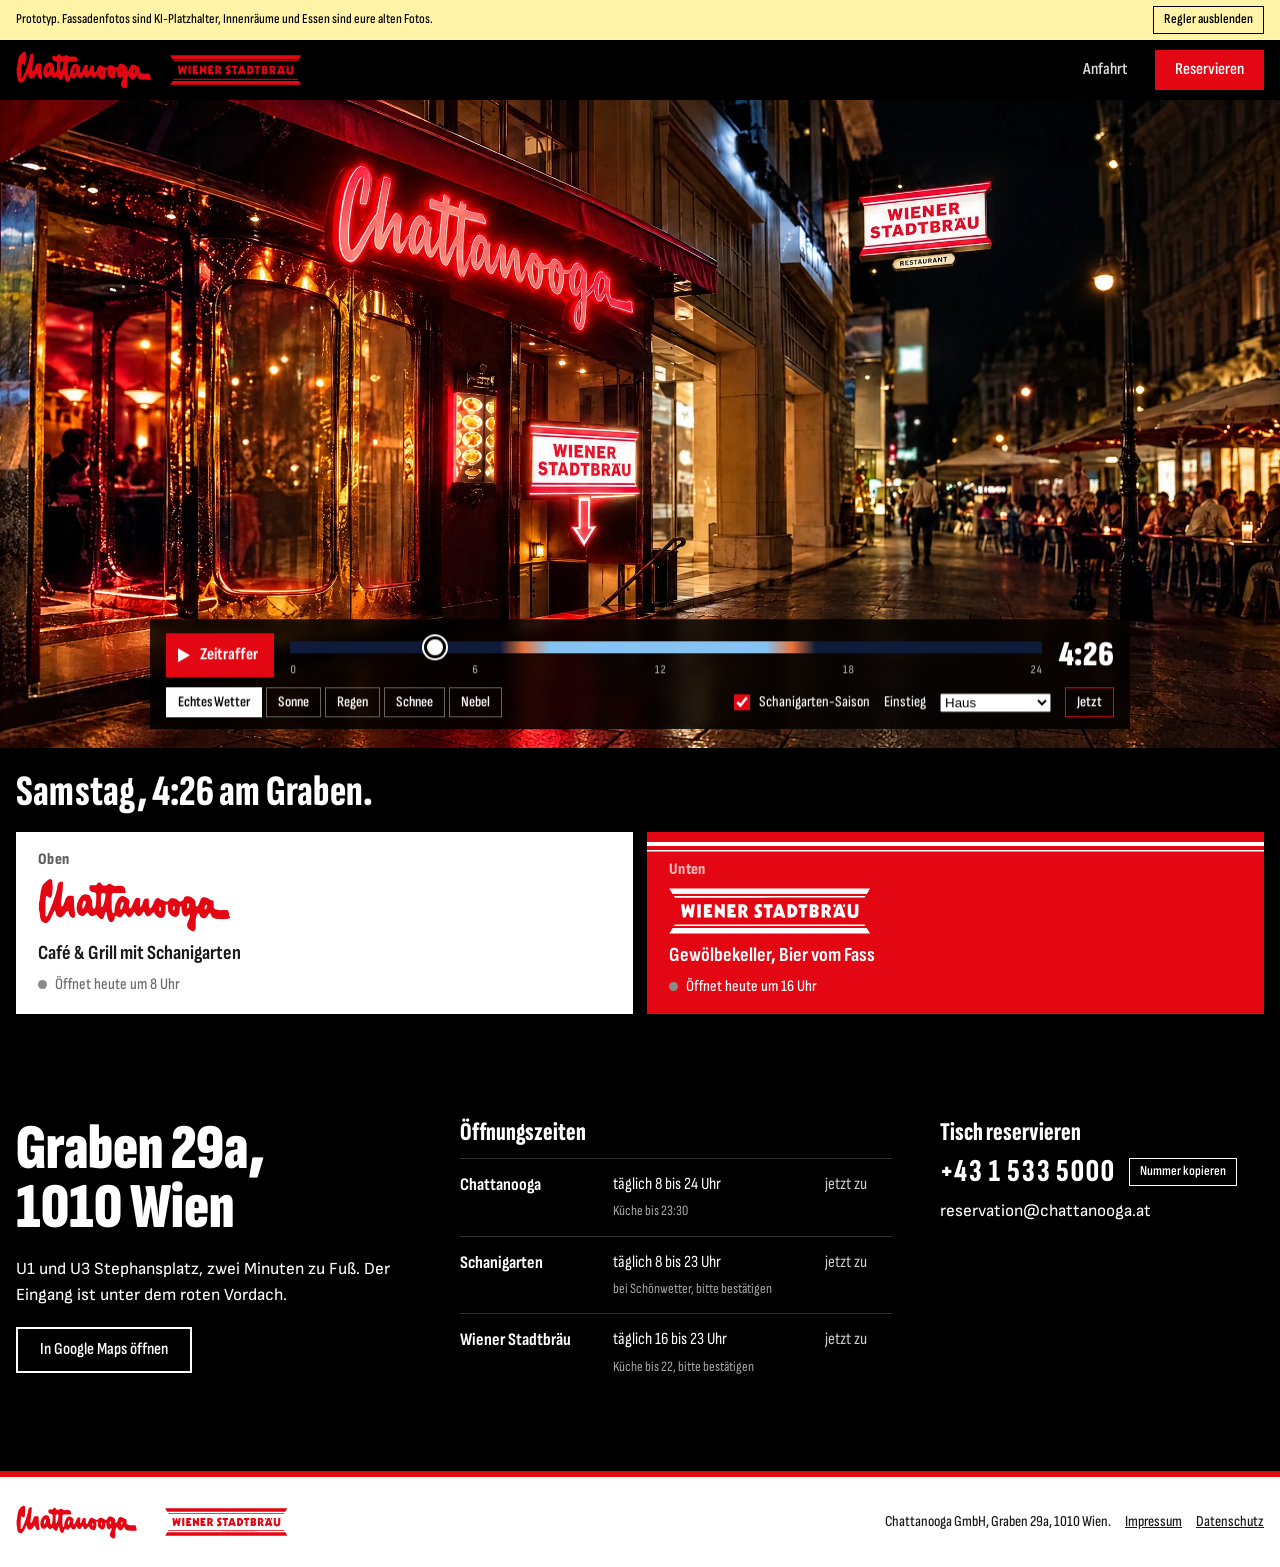
<file: index.html>
<!doctype html>
<html lang="de">
<head>
<!--HEAD-START-->
<meta charset="utf-8">
<meta name="viewport" content="width=device-width, initial-scale=1, viewport-fit=cover">
<title>Chattanooga &amp; Wiener Stadtbräu</title>
<meta name="claude:viewport-fit-sides" content="cover">
<meta name="robots" content="noindex, nofollow">
<meta name="description" content="Graben 29a, 1010 Wien: oben das Chattanooga mit Schanigarten, unten das Wiener Stadtbräu im Gewölbekeller. Was gerade offen hat, sehen Sie hier.">
<link rel="preconnect" href="https://fonts.googleapis.com">
<link rel="preconnect" href="https://fonts.gstatic.com" crossorigin>
<link rel="stylesheet" href="https://fonts.googleapis.com/css2?family=Sofia+Sans+Extra+Condensed:wght@700;800;900&family=Sofia+Sans+Condensed:wght@500;600;700&family=Sofia+Sans:ital,wght@0,400;0,600;1,400&display=swap">
<!--HEAD-END-->
<link rel="icon" href="favicon.svg" type="image/svg+xml">
<link rel="stylesheet" href="assets/css/site.css">
</head>
<body>
<!--BODY-START-->
<svg width="0" height="0" style="position:absolute" aria-hidden="true"><symbol id="logo-chatta" viewBox="-1.0 16.2 201.9 56.5"><path fill="currentColor" fill-rule="evenodd" d="M159.50,71.27C158.04,70.54 156.76,69.64 156.27,69.03C156.07,68.77 155.72,68.22 155.49,67.81C155.07,67.07 155.06,67.04 155.06,65.50C155.06,63.96 155.07,63.92 155.53,62.92C155.79,62.36 156.00,61.84 156.00,61.75C156.00,61.66 156.18,61.25 156.39,60.83C156.61,60.41 156.91,59.67 157.07,59.19C157.23,58.71 157.48,57.98 157.62,57.58C157.99,56.55 158.10,54.99 157.83,54.57C157.44,53.98 157.12,54.11 155.56,55.48C154.32,56.59 153.44,56.75 152.23,56.10C151.64,55.79 151.36,55.53 150.87,54.82C150.52,54.32 150.16,53.64 150.06,53.25C149.95,52.87 149.75,52.14 149.60,51.62C149.39,50.91 149.32,50.19 149.26,48.54C149.20,46.67 149.16,46.37 148.95,46.14C148.51,45.66 147.97,45.84 147.55,46.62C147.35,47.00 147.31,47.36 147.30,49.12C147.27,51.68 147.05,52.99 146.42,54.19C145.82,55.35 145.61,55.59 144.73,56.21C143.26,57.23 141.92,57.24 139.88,56.24C138.81,55.72 138.46,55.47 137.51,54.52C136.62,53.63 136.31,53.21 135.93,52.42C135.16,50.78 135.13,50.63 135.12,48.52C135.11,45.71 134.98,44.55 134.64,44.21C134.25,43.82 133.38,43.83 132.96,44.23C132.39,44.76 132.31,45.14 132.50,46.48C132.75,48.31 132.70,49.57 132.26,52.19C131.80,54.96 131.38,56.00 130.33,57.03C129.46,57.87 128.93,58.04 127.35,57.98C126.10,57.93 126.03,57.91 125.06,57.38C124.51,57.08 123.74,56.55 123.34,56.22C122.53,55.51 121.23,53.79 121.01,53.10C120.77,52.35 120.42,52.00 119.92,52.00C119.55,52.00 119.39,52.11 118.78,52.78C115.92,55.89 115.61,56.12 114.28,56.12C113.19,56.13 112.60,55.85 111.94,55.05C111.41,54.40 111.19,53.91 110.88,52.76C110.69,52.06 110.14,51.50 109.65,51.50C109.22,51.50 108.55,52.16 108.12,53.03C107.75,53.75 106.69,55.17 106.23,55.56C105.68,56.03 104.95,56.19 104.13,56.02C103.05,55.80 101.46,54.54 101.07,53.60C100.95,53.31 100.77,52.88 100.68,52.65C100.45,52.13 99.94,51.91 99.51,52.14C99.35,52.24 98.87,52.89 98.45,53.59C97.57,55.06 96.27,56.58 95.67,56.83C95.20,57.02 93.92,57.06 93.46,56.88C92.91,56.67 92.26,56.00 91.45,54.77C90.50,53.34 90.24,53.08 89.75,53.08C89.27,53.08 88.97,53.36 88.27,54.44C86.86,56.63 85.98,57.38 84.86,57.37C84.12,57.37 82.29,56.83 81.96,56.53C81.16,55.79 80.22,55.54 79.85,55.97C79.49,56.37 79.39,56.71 79.25,57.82C79.03,59.61 78.92,59.90 78.10,60.87C77.26,61.88 76.37,62.41 75.56,62.42C74.93,62.42 73.86,61.86 73.46,61.32C72.79,60.43 72.12,59.02 71.95,58.11C71.85,57.60 71.69,56.96 71.58,56.68C71.31,55.91 71.13,54.93 71.01,53.58C70.87,51.88 70.44,51.46 69.64,52.25C69.38,52.52 69.23,52.83 69.12,53.34C69.04,53.74 68.87,54.39 68.74,54.78C67.73,57.82 67.69,57.89 67.05,58.59L66.51,59.16L65.62,59.10C64.86,59.04 64.64,58.97 64.02,58.55C63.09,57.92 61.56,56.38 60.90,55.41C59.92,53.97 59.63,53.94 58.03,55.07C56.65,56.05 55.92,56.26 54.86,56.02C53.69,55.75 52.44,54.59 51.83,53.22C51.50,52.48 51.23,52.25 50.66,52.25C50.38,52.25 50.07,52.50 49.06,53.55C48.38,54.26 47.48,55.07 47.06,55.33C46.36,55.78 46.24,55.81 45.21,55.86C44.17,55.90 44.07,55.88 43.27,55.48C42.15,54.92 41.19,53.93 40.58,52.73C40.19,51.94 40.05,51.45 39.80,49.98C39.45,47.89 39.43,47.02 39.69,45.31C39.80,44.62 39.94,43.67 40.01,43.20C40.08,42.72 40.32,41.91 40.57,41.37C40.80,40.84 41.00,40.33 41.00,40.23C41.00,40.04 42.11,38.13 42.87,37.00C43.14,36.61 43.78,35.84 44.29,35.30C45.09,34.45 45.39,34.22 46.37,33.76C47.81,33.07 48.74,32.98 50.06,33.37C50.54,33.52 51.33,33.75 51.80,33.89C52.28,34.02 52.83,34.25 53.02,34.39C53.60,34.80 53.96,35.58 54.03,36.54C54.08,37.21 54.18,37.52 54.49,38.01C54.70,38.35 55.06,38.91 55.28,39.27L55.69,39.91L55.71,42.14C55.74,44.50 55.88,45.95 56.19,46.89C56.42,47.57 57.17,48.50 57.50,48.50C57.79,48.50 58.46,47.94 58.68,47.51C58.98,46.93 59.61,43.99 59.74,42.56C59.92,40.55 60.03,33.21 59.88,32.83C59.69,32.33 58.86,31.48 58.31,31.23C58.01,31.10 57.51,31.00 57.06,31.00C56.05,31.00 55.45,30.81 54.61,30.24C53.14,29.24 52.68,28.19 52.77,26.11C52.83,24.75 53.01,24.30 53.62,23.94C54.12,23.66 54.65,23.64 57.44,23.84C58.40,23.91 59.23,23.92 59.47,23.85C60.08,23.68 60.70,23.07 60.95,22.40C61.28,21.52 61.47,21.29 62.01,21.07C62.67,20.81 63.57,20.83 64.20,21.11C64.58,21.28 64.81,21.52 65.09,22.02C65.31,22.39 65.73,22.97 66.04,23.31L66.59,23.94L68.38,23.98C69.36,24.00 70.36,23.98 70.58,23.94C70.84,23.89 71.27,23.61 71.73,23.19C72.85,22.15 73.44,22.02 74.60,22.56C74.96,22.73 75.48,22.93 75.74,23.00C76.01,23.07 76.50,23.31 76.83,23.54C77.82,24.22 79.03,24.75 79.57,24.75C79.84,24.75 80.62,24.66 81.31,24.56C83.22,24.29 85.09,24.20 85.90,24.36C87.51,24.66 88.40,25.02 89.04,25.61C89.80,26.32 89.95,26.61 90.13,27.70C90.21,28.17 90.38,28.97 90.52,29.47C90.85,30.71 90.85,31.33 90.51,31.67C90.25,31.93 90.18,31.94 83.96,32.00C78.03,32.06 77.66,32.08 77.31,32.30C76.83,32.62 76.53,32.97 76.30,33.47C76.15,33.81 76.12,34.98 76.10,40.47C76.09,47.48 76.19,49.50 76.64,51.30C76.99,52.71 77.45,53.16 78.31,52.95C78.92,52.80 79.00,52.46 79.12,49.83C79.30,46.07 79.96,43.51 81.65,40.22C82.97,37.62 83.96,36.47 85.55,35.67C86.67,35.11 86.70,35.10 87.69,35.16C88.91,35.23 90.14,35.76 91.72,36.90C93.20,37.96 93.95,38.74 94.38,39.65C94.84,40.62 94.84,40.98 94.44,43.32C93.99,45.92 94.06,47.05 94.69,47.76C95.05,48.15 95.70,48.08 96.14,47.61C96.49,47.24 98.00,44.38 98.00,44.10C98.00,44.03 98.22,43.52 98.50,42.99C98.78,42.45 99.00,41.94 99.00,41.86C99.00,41.78 99.20,41.33 99.44,40.85C99.69,40.37 99.97,39.72 100.08,39.40C100.31,38.73 100.96,37.68 101.37,37.31C101.62,37.09 101.83,37.06 103.11,37.06C104.47,37.06 104.60,37.09 105.14,37.40C105.50,37.61 105.80,37.91 105.93,38.19C106.13,38.61 106.13,38.70 105.91,39.91C105.63,41.53 105.59,45.34 105.86,45.97C106.07,46.46 106.53,46.63 106.85,46.33C107.13,46.08 107.76,44.72 108.16,43.50C109.15,40.51 110.01,38.66 110.58,38.29C111.33,37.80 113.49,37.59 114.32,37.93C114.57,38.04 114.80,38.25 114.88,38.44C114.95,38.63 115.00,40.20 115.00,42.12C115.00,46.46 115.19,47.46 116.08,47.83C116.57,48.03 116.92,47.92 117.40,47.42C117.83,46.96 118.66,45.48 118.92,44.73C119.03,44.41 119.31,43.75 119.56,43.28C119.80,42.80 120.00,42.35 120.00,42.27C120.00,42.05 121.30,39.47 121.72,38.85C122.23,38.11 123.06,37.41 123.57,37.26C124.01,37.14 124.95,37.27 125.41,37.51C125.56,37.60 126.08,37.93 126.56,38.27C127.22,38.73 127.59,38.89 128.06,38.95C128.41,38.99 129.14,39.24 129.69,39.51C132.06,40.66 132.50,40.81 133.50,40.81C134.38,40.81 134.48,40.78 135.15,40.33C135.67,39.98 135.98,39.64 136.33,39.04C137.45,37.12 138.46,36.89 141.93,37.77C143.64,38.20 144.33,38.60 145.85,40.04L146.77,40.91L147.73,40.85C148.69,40.79 149.50,40.49 150.40,39.86C150.75,39.61 151.44,38.28 151.81,37.12C151.93,36.75 152.15,36.31 152.29,36.15C152.69,35.72 154.13,35.32 155.31,35.31C156.47,35.31 158.81,35.88 159.38,36.30C162.59,38.68 162.85,38.91 163.38,39.90C163.77,40.63 163.79,40.77 163.89,42.49C164.02,44.86 164.09,45.29 164.38,45.67C164.89,46.31 165.74,46.18 166.43,45.36C166.95,44.74 167.75,42.93 167.96,41.88C168.07,41.36 168.29,40.68 168.45,40.36C168.61,40.04 168.85,39.50 168.97,39.17C169.29,38.33 170.25,37.14 170.97,36.69C171.73,36.21 172.40,36.20 174.38,36.67C176.59,37.19 176.63,37.20 177.56,37.93C179.13,39.16 179.31,39.25 180.68,39.61C181.76,39.89 182.10,40.04 182.42,40.36L182.81,40.76L182.81,43.66C182.81,47.10 182.88,47.43 183.73,48.25C184.24,48.74 184.48,48.86 185.56,49.17C186.25,49.37 187.09,49.61 187.44,49.71C188.23,49.94 191.76,49.96 194.54,49.75C195.62,49.67 196.67,49.64 196.86,49.68C197.38,49.80 197.81,50.32 198.24,51.34C198.70,52.42 198.83,53.02 198.99,54.76C199.11,56.18 199.33,56.80 199.76,56.94C199.97,57.01 200.01,57.11 199.98,57.52C199.94,58.00 199.92,58.02 198.99,58.44C198.17,58.81 197.82,58.89 196.55,59.00C193.84,59.22 187.50,59.08 185.22,58.74C184.17,58.59 182.59,58.10 182.10,57.78C181.92,57.66 181.59,57.34 181.38,57.07C180.95,56.52 180.00,54.86 180.00,54.64C180.00,54.22 179.43,53.34 179.04,53.15C178.65,52.96 178.60,52.97 178.28,53.20C178.09,53.34 177.50,54.07 176.97,54.82C175.30,57.18 174.78,57.75 174.02,58.10L173.33,58.42L172.26,58.20C170.29,57.80 169.09,56.99 168.40,55.59C168.18,55.14 168.00,54.70 168.00,54.61C168.00,54.36 167.52,53.60 167.21,53.35C166.60,52.86 165.97,53.21 165.38,54.36C164.99,55.14 164.27,58.01 164.13,59.31C164.06,60.00 164.02,62.45 164.03,64.75C164.05,69.67 164.01,69.93 163.15,70.89C162.07,72.09 161.29,72.17 159.50,71.27ZM5.69,63.10C4.72,62.82 3.59,62.08 2.76,61.19C2.18,60.56 2.10,60.38 1.68,58.88C1.26,57.40 1.15,56.70 1.00,54.73C0.84,52.64 0.56,51.07 0.24,50.52C0.02,50.14 -0.00,49.83 0.00,45.86C0.00,41.85 0.01,41.60 0.24,41.28C0.58,40.81 0.84,39.40 0.99,37.19C1.15,34.97 1.18,34.76 1.56,32.81C1.73,31.99 1.92,30.75 2.00,30.07C2.08,29.39 2.28,28.46 2.44,28.01C2.60,27.56 2.85,26.74 2.99,26.20C3.14,25.65 3.52,24.70 3.84,24.09C4.30,23.20 4.61,22.79 5.42,22.02C5.98,21.49 7.08,20.40 7.87,19.60C9.41,18.04 9.94,17.70 11.39,17.38C12.00,17.24 12.14,17.25 12.54,17.43C12.79,17.55 13.19,17.87 13.43,18.13C13.92,18.68 13.90,18.55 14.18,22.50C14.41,25.73 14.42,26.98 14.25,28.27C14.19,28.78 14.07,30.04 14.00,31.07C13.80,33.94 13.18,36.22 12.47,36.68C11.65,37.20 10.89,36.96 9.63,35.77C8.50,34.69 7.94,34.72 7.45,35.89C7.13,36.64 7.01,38.58 6.86,45.19C6.64,54.96 6.74,56.50 7.57,56.50C8.17,56.50 8.56,56.07 9.30,54.58C9.68,53.80 10.00,53.09 10.00,53.01C10.00,52.93 10.22,52.42 10.50,51.88C10.78,51.33 11.00,50.82 11.00,50.75C11.00,50.67 11.22,50.14 11.50,49.56C11.78,48.99 12.00,48.45 12.00,48.37C12.00,48.29 12.19,47.83 12.43,47.33C12.67,46.83 12.98,46.05 13.12,45.59C13.27,45.14 13.43,44.73 13.49,44.69C13.56,44.65 13.73,44.24 13.88,43.78C14.03,43.32 14.31,42.57 14.51,42.12C14.70,41.67 14.92,41.02 15.00,40.69C15.08,40.35 15.30,39.71 15.50,39.26C15.69,38.81 15.92,38.07 16.00,37.62C16.08,37.18 16.30,36.45 16.50,36.00C16.69,35.55 16.92,34.85 17.00,34.44C17.09,34.03 17.31,33.30 17.50,32.82C17.70,32.33 17.92,31.58 18.00,31.14C18.08,30.70 18.25,30.05 18.38,29.70C18.73,28.73 18.85,28.18 19.05,26.66C19.22,25.40 19.78,23.06 20.16,22.06C20.34,21.59 21.31,20.54 21.79,20.29C22.04,20.16 22.57,20.09 23.40,20.08C25.26,20.05 25.18,19.86 25.08,23.94C24.98,27.53 24.88,28.65 24.44,31.06C24.28,31.95 24.08,33.50 24.01,34.50C23.93,35.50 23.76,36.96 23.63,37.75C23.23,40.11 23.09,41.94 23.16,43.72C23.21,45.13 23.26,45.45 23.47,45.73C24.37,46.94 25.44,45.54 26.77,41.44C27.73,38.44 28.13,37.48 28.78,36.60C29.44,35.69 29.98,35.18 30.49,34.97C30.67,34.90 31.83,34.80 33.06,34.75C34.99,34.66 35.37,34.67 35.73,34.84C36.48,35.20 36.52,35.36 36.57,38.15C36.63,40.86 36.92,46.38 37.14,48.75C37.21,49.54 37.40,50.83 37.57,51.62C37.96,53.51 38.07,55.14 37.88,55.88C37.67,56.64 36.93,57.61 36.39,57.84C36.11,57.96 35.77,57.99 35.43,57.94C34.24,57.76 32.32,55.98 31.94,54.70C31.84,54.36 31.62,53.75 31.45,53.33C31.29,52.91 31.08,52.24 31.00,51.85C30.81,50.87 30.48,50.48 29.90,50.52C29.52,50.56 29.36,50.67 28.97,51.19C28.71,51.53 28.29,52.18 28.06,52.63C27.55,53.58 25.95,55.36 24.84,56.20C23.94,56.89 22.90,57.38 22.34,57.37C21.20,57.37 19.59,56.53 18.77,55.51C18.15,54.73 18.17,54.79 17.38,51.75C17.06,50.54 16.84,50.12 16.52,50.12C16.10,50.12 15.95,50.38 15.12,52.53C14.98,52.89 14.71,53.52 14.51,53.94C14.31,54.35 13.85,55.31 13.50,56.06C13.15,56.82 12.78,57.58 12.68,57.75C12.58,57.92 12.33,58.38 12.13,58.77C11.48,60.00 10.66,61.06 9.58,62.05C9.00,62.57 8.32,63.09 8.08,63.19C7.50,63.43 6.77,63.40 5.69,63.10ZM126.81,50.92C127.40,50.69 127.83,48.57 127.51,47.41C127.30,46.65 126.88,46.19 126.47,46.29C126.00,46.41 125.88,46.93 125.88,48.75C125.88,50.17 125.90,50.38 126.13,50.67C126.41,51.02 126.48,51.05 126.81,50.92ZM141.39,49.86C141.84,49.63 142.00,48.99 142.00,47.47C142.00,45.96 141.85,45.50 141.37,45.50C140.40,45.50 139.66,49.09 140.49,49.77C140.82,50.03 141.03,50.06 141.39,49.86ZM86.48,48.93C87.11,48.49 88.41,44.80 88.59,42.96C88.66,42.28 88.46,41.70 88.08,41.43C87.62,41.11 87.24,41.21 86.70,41.79C86.27,42.24 86.11,42.56 85.69,43.88C85.22,45.36 85.19,45.52 85.19,47.07C85.19,48.87 85.27,49.12 85.86,49.12C86.05,49.12 86.32,49.04 86.48,48.93ZM174.67,48.77C175.00,48.41 175.86,46.10 175.95,45.35C176.05,44.47 175.88,44.12 175.36,44.12C174.86,44.12 174.34,44.68 173.72,45.90C173.22,46.86 173.13,47.54 173.38,48.21C173.68,48.98 174.25,49.23 174.67,48.77ZM46.73,47.97C46.99,47.65 47.88,45.80 48.01,45.31C48.09,45.04 48.31,44.45 48.50,44.00C48.89,43.09 49.19,41.44 49.07,40.80C48.83,39.55 47.03,39.59 46.38,40.86C46.06,41.49 45.38,45.47 45.38,46.70C45.38,47.46 45.42,47.67 45.62,47.88C45.91,48.16 46.53,48.21 46.73,47.97ZM156.27,47.34C156.91,46.65 157.16,45.78 157.11,44.50C157.06,43.38 156.83,43.00 156.22,43.00C155.35,43.00 155.11,43.40 154.98,45.06C154.93,45.75 154.85,46.58 154.80,46.91C154.70,47.61 154.86,47.88 155.40,47.88C155.68,47.88 155.90,47.74 156.27,47.34ZM66.50,46.25C66.69,46.05 66.89,45.72 66.93,45.53C66.98,45.34 67.21,44.77 67.44,44.25C67.67,43.73 67.92,42.97 67.99,42.55C68.07,42.13 68.30,41.28 68.50,40.68C68.71,40.07 68.94,39.07 69.01,38.44C69.09,37.82 69.25,36.85 69.39,36.28C69.52,35.71 69.66,34.87 69.70,34.40C69.76,33.67 69.73,33.49 69.48,33.01C69.01,32.15 68.58,31.98 66.98,32.03C65.42,32.07 65.21,32.18 65.01,33.14C64.84,33.91 64.84,40.02 65.00,43.49C65.09,45.42 65.17,46.11 65.31,46.33C65.58,46.74 66.07,46.71 66.50,46.25Z"/></symbol><symbol id="logo-braeu" viewBox="5.0 2.0 429.0 98.0"><path fill="currentColor" fill-rule="evenodd" d="M6.40,98.93C6.00,98.65 6.06,98.20 6.59,97.37C6.85,96.97 7.32,96.21 7.62,95.69C7.93,95.17 8.39,94.42 8.64,94.02C8.88,93.63 9.33,92.89 9.63,92.38C9.92,91.86 10.41,91.04 10.70,90.56C10.99,90.08 11.45,89.33 11.71,88.89C12.35,87.81 12.74,87.42 13.32,87.26C13.97,87.08 425.11,87.07 425.74,87.25C426.46,87.45 426.48,87.49 428.50,90.81C428.81,91.32 429.23,92.02 429.44,92.38C429.64,92.73 430.04,93.39 430.32,93.85C430.61,94.31 431.00,94.96 431.20,95.30C431.77,96.26 432.42,97.32 432.64,97.64C433.03,98.19 433.04,98.47 432.70,98.81L432.39,99.13L219.53,99.13C27.09,99.12 6.65,99.11 6.40,98.93ZM15.97,82.86C15.58,82.64 15.71,82.09 16.38,81.15C16.72,80.65 17.13,80.17 17.29,80.06C17.55,79.90 39.51,79.87 219.26,79.87C330.18,79.87 421.06,79.87 421.22,79.87C421.61,79.88 422.41,80.64 422.94,81.50C423.43,82.30 423.46,82.52 423.18,82.80C423.00,82.98 404.33,83.00 219.58,83.00C81.65,82.99 16.12,82.95 15.97,82.86ZM190.44,65.64C187.08,64.41 187.15,64.51 187.15,60.56C187.16,57.60 187.22,57.25 187.79,57.25C187.95,57.25 188.26,57.39 188.50,57.56C189.10,58.00 190.81,58.62 191.43,58.62C192.00,58.62 193.21,58.26 193.64,57.95C194.09,57.64 194.62,56.72 194.62,56.27C194.62,56.04 194.45,55.52 194.23,55.11C193.84,54.38 193.37,53.92 191.44,52.35C189.37,50.68 188.42,49.38 187.82,47.42C187.30,45.72 187.19,44.92 187.36,43.88C187.69,41.86 188.66,39.85 189.86,38.72C190.47,38.13 191.96,37.14 192.36,37.04C192.54,37.00 193.06,36.81 193.51,36.61C194.44,36.21 195.89,36.00 197.69,36.00C199.18,36.00 200.16,36.17 201.34,36.64C202.89,37.25 202.81,37.05 202.83,40.22C202.85,42.41 202.82,42.99 202.68,43.22C202.45,43.56 202.14,43.57 201.52,43.26C201.27,43.13 200.59,42.93 200.03,42.80C199.17,42.62 198.85,42.60 198.13,42.72C196.90,42.91 196.37,43.20 196.02,43.88C195.81,44.29 195.75,44.59 195.78,45.00C195.89,46.20 196.26,46.61 199.08,48.65C200.42,49.62 201.49,50.74 202.22,51.96C202.74,52.82 202.88,53.18 203.11,54.33C203.66,57.12 203.33,59.78 202.23,61.40C200.74,63.60 199.12,64.66 195.75,65.63C194.58,65.96 191.34,65.97 190.44,65.64ZM393.31,65.75C392.15,65.59 390.08,64.84 389.29,64.30C388.26,63.59 387.28,62.35 386.67,60.98C385.86,59.18 385.82,58.48 385.81,47.03L385.81,37.38L386.10,37.10C386.37,36.82 386.46,36.81 389.22,36.77C390.78,36.75 392.18,36.77 392.34,36.81C392.49,36.85 392.67,36.98 392.74,37.12C392.83,37.27 392.88,40.68 392.90,46.72L392.94,56.09L393.38,56.94C394.18,58.52 395.33,59.07 397.57,58.97C398.66,58.93 398.92,58.87 399.40,58.59C400.12,58.17 400.82,57.39 401.01,56.79C401.13,56.43 401.19,53.87 401.24,46.79C401.31,37.86 401.33,37.24 401.54,37.04C401.74,36.83 402.05,36.81 404.88,36.81C407.95,36.81 408.00,36.82 408.28,37.10L408.56,37.38L408.60,45.22C408.65,53.55 408.55,56.16 408.11,58.94C407.87,60.42 407.79,60.66 407.21,61.73C406.19,63.59 405.07,64.49 402.79,65.29L401.31,65.80L397.69,65.83C395.69,65.84 393.73,65.81 393.31,65.75ZM35.19,65.01C34.81,64.85 34.41,64.36 34.33,63.94C34.28,63.73 34.17,62.59 34.06,61.41C33.96,60.23 33.74,58.59 33.56,57.78C33.39,56.97 33.16,55.34 33.06,54.16C32.96,52.97 32.73,51.34 32.56,50.53C32.39,49.72 32.17,48.11 32.06,46.94C31.96,45.77 31.74,44.15 31.57,43.35C31.40,42.54 31.17,40.89 31.06,39.67C30.83,37.30 30.87,36.96 31.40,36.76C31.56,36.71 32.95,36.66 34.48,36.66C37.98,36.66 37.85,36.59 38.02,38.44C38.08,39.13 38.27,40.56 38.45,41.62C38.65,42.83 38.81,44.41 38.86,45.81C38.92,47.15 39.02,48.18 39.11,48.34C39.27,48.65 39.65,48.71 39.84,48.47C40.06,48.20 40.63,46.74 40.99,45.56C41.18,44.94 41.45,44.21 41.60,43.92C41.75,43.64 41.96,43.02 42.08,42.55C42.19,42.07 42.39,41.49 42.51,41.24C42.63,40.99 42.88,40.26 43.07,39.61C43.48,38.12 44.05,37.05 44.54,36.79C44.86,36.63 45.03,36.62 45.57,36.74C46.40,36.93 46.69,37.25 46.95,38.25C47.06,38.70 47.26,39.26 47.38,39.51C47.51,39.76 47.76,40.49 47.94,41.13C48.12,41.77 48.33,42.42 48.41,42.56C48.48,42.70 48.73,43.40 48.95,44.12C49.17,44.85 49.47,45.75 49.61,46.12C49.75,46.50 49.90,47.08 49.94,47.42C50.02,48.02 50.38,48.56 50.66,48.47C51.23,48.28 51.77,46.00 52.06,42.56C52.25,40.33 52.66,37.91 52.94,37.37C53.24,36.79 53.47,36.69 54.55,36.68C55.11,36.67 56.42,36.64 57.47,36.62C59.63,36.57 59.72,36.60 59.84,37.46C59.87,37.75 59.74,38.82 59.51,40.08C59.30,41.25 59.04,43.24 58.93,44.50C58.82,45.76 58.60,47.47 58.44,48.31C58.27,49.14 58.05,50.84 57.94,52.09C57.84,53.34 57.61,55.09 57.44,55.97C57.26,56.86 57.04,58.57 56.95,59.76C56.70,62.80 56.43,64.19 55.99,64.68L55.65,65.06L53.21,65.06C50.41,65.06 50.42,65.06 50.05,63.95C49.93,63.60 49.65,62.92 49.42,62.44C49.19,61.96 49.00,61.48 49.00,61.36C49.00,61.25 48.84,60.85 48.64,60.48C48.44,60.10 48.21,59.55 48.12,59.24C48.04,58.94 47.82,58.38 47.63,58.00C47.43,57.62 47.19,57.03 47.09,56.68C46.99,56.33 46.76,55.76 46.58,55.41C46.40,55.06 46.19,54.50 46.12,54.17C45.96,53.45 45.81,53.25 45.44,53.25C44.95,53.25 44.40,54.08 43.94,55.50C43.82,55.88 43.56,56.50 43.37,56.88C43.18,57.25 42.99,57.76 42.94,58.00C42.89,58.24 42.69,58.75 42.50,59.12C42.31,59.50 42.04,60.21 41.88,60.69C41.73,61.17 41.50,61.73 41.38,61.94C41.25,62.14 41.05,62.65 40.94,63.06C40.66,64.05 40.21,64.73 39.68,64.95C39.21,65.15 35.64,65.19 35.19,65.01ZM65.88,64.97C65.23,64.63 65.25,65.11 65.25,50.96C65.25,36.52 65.22,37.02 65.96,36.74C66.17,36.66 67.38,36.63 69.15,36.65C71.92,36.69 72.00,36.70 72.28,36.97L72.56,37.26L72.60,50.81L72.63,64.36L72.33,64.71L72.02,65.06L69.10,65.10C66.92,65.12 66.11,65.09 65.88,64.97ZM80.04,65.00C79.33,64.71 79.37,65.48 79.40,50.77L79.44,37.26L79.72,36.97L80.01,36.69L87.53,36.62C91.67,36.59 95.25,36.61 95.47,36.66C96.26,36.86 96.31,37.08 96.33,40.36L96.35,43.30L96.00,43.65L95.64,44.00L91.58,44.00L87.51,44.00L87.16,44.30C86.83,44.59 86.81,44.66 86.81,45.61C86.81,47.11 86.69,47.05 89.95,47.12C92.62,47.19 92.65,47.19 92.89,47.49C93.12,47.78 93.13,47.97 93.10,50.91L93.06,54.02L92.71,54.32C92.37,54.62 92.32,54.62 89.94,54.62C87.56,54.62 87.51,54.63 87.16,54.93C86.85,55.20 86.81,55.31 86.81,56.00C86.81,56.69 86.85,56.80 87.16,57.07L87.51,57.38L91.94,57.38L96.36,57.38L96.71,57.68L97.06,57.98L97.06,61.30C97.06,64.32 97.04,64.64 96.84,64.84C96.63,65.05 96.10,65.06 88.46,65.09C83.90,65.10 80.19,65.06 80.04,65.00ZM103.18,64.95C102.98,64.86 102.75,64.65 102.68,64.49C102.61,64.30 102.59,59.33 102.62,50.71L102.69,37.23L103.04,36.93C103.34,36.66 103.51,36.63 104.35,36.63C105.58,36.63 105.82,36.77 107.09,38.26C107.62,38.89 108.68,40.11 109.44,40.98C110.20,41.85 111.35,43.21 112.00,44.00C114.97,47.61 115.44,48.13 115.78,48.12C116.46,48.12 116.43,48.30 116.50,42.57L116.56,37.26L116.85,36.97C117.12,36.69 117.20,36.69 120.12,36.65C122.08,36.63 123.20,36.66 123.37,36.75C123.50,36.82 123.67,37.09 123.74,37.35C123.83,37.66 123.86,42.46 123.84,51.17L123.81,64.52L123.46,64.82C123.15,65.10 123.00,65.12 121.96,65.12C121.05,65.12 120.73,65.07 120.42,64.89C119.96,64.60 118.34,62.76 115.35,59.12C114.76,58.40 113.70,57.17 113.00,56.38C112.30,55.58 111.53,54.64 111.29,54.28C110.98,53.80 110.79,53.62 110.57,53.62C109.95,53.62 109.94,53.66 109.88,59.34L109.81,64.65L109.52,64.89C109.25,65.11 109.00,65.12 106.39,65.12C104.33,65.12 103.46,65.07 103.18,64.95ZM130.19,65.01C130.05,64.95 129.84,64.79 129.72,64.66C129.51,64.43 129.50,63.65 129.50,51.00C129.50,40.53 129.54,37.52 129.66,37.27C129.74,37.09 129.96,36.87 130.14,36.78C130.58,36.57 145.37,36.54 145.76,36.75C146.27,37.03 146.35,37.52 146.34,40.50L146.34,43.30L145.99,43.65L145.64,44.00L141.58,44.00L137.51,44.00L137.16,44.30C136.83,44.59 136.81,44.66 136.81,45.61C136.81,47.11 136.69,47.05 139.95,47.12C142.62,47.19 142.65,47.19 142.89,47.49C143.12,47.78 143.13,47.97 143.10,50.91L143.06,54.02L142.71,54.32C142.37,54.62 142.32,54.62 139.94,54.62C137.56,54.62 137.51,54.63 137.16,54.93C136.85,55.20 136.81,55.31 136.81,56.00C136.81,56.69 136.85,56.80 137.16,57.07L137.51,57.38L141.88,57.38C144.85,57.38 146.34,57.42 146.55,57.52C147.09,57.76 147.14,58.11 147.10,61.47C147.07,64.29 147.04,64.64 146.84,64.84C146.63,65.05 146.10,65.06 138.53,65.09C134.08,65.10 130.32,65.07 130.19,65.01ZM153.43,65.01C152.85,64.77 152.87,65.30 152.87,51.02C152.88,43.52 152.93,37.38 152.99,37.22C153.22,36.61 153.25,36.60 157.21,36.62C162.87,36.64 165.56,36.93 167.26,37.69C169.25,38.58 170.45,39.63 171.34,41.25C171.77,42.03 171.89,42.42 172.07,43.56C172.31,45.08 172.26,46.69 171.95,48.15C171.64,49.55 170.27,51.35 169.01,51.99C168.46,52.28 168.12,52.68 168.13,53.06C168.13,53.29 169.36,55.87 169.63,56.19C169.69,56.27 169.83,56.56 169.93,56.84C170.02,57.12 170.25,57.58 170.44,57.88C170.62,58.17 170.85,58.62 170.94,58.88C171.03,59.13 171.25,59.58 171.44,59.88C171.62,60.17 171.85,60.62 171.94,60.87C172.03,61.13 172.24,61.56 172.41,61.83C172.57,62.10 172.78,62.51 172.86,62.76C172.94,63.01 173.15,63.40 173.32,63.63C173.71,64.16 173.72,64.67 173.35,64.93C172.94,65.21 166.92,65.22 166.37,64.94C165.99,64.74 165.34,63.89 165.19,63.38C165.14,63.20 164.88,62.64 164.62,62.12C164.36,61.61 163.88,60.62 163.56,59.94C162.96,58.65 162.72,58.16 162.43,57.62C162.34,57.45 161.97,56.67 161.61,55.88C160.87,54.24 160.80,54.12 160.50,54.12C159.96,54.12 159.95,54.27 159.94,59.59L159.94,64.65L159.64,64.89C159.37,65.11 159.13,65.12 156.52,65.12C154.96,65.11 153.57,65.06 153.43,65.01ZM213.25,64.96C212.62,64.65 212.63,64.86 212.64,54.31L212.64,44.44L212.31,44.16C211.95,43.84 212.01,43.85 209.40,43.83L207.48,43.81L207.17,43.45L206.86,43.10L206.90,40.22L206.94,37.35L207.29,37.05L207.64,36.75L216.44,36.78C224.69,36.81 225.26,36.83 225.46,37.04C225.66,37.23 225.69,37.57 225.73,40.19C225.75,42.10 225.72,43.20 225.63,43.37C225.41,43.78 224.62,43.90 222.48,43.85C220.57,43.82 220.50,43.82 220.22,44.10L219.94,44.38L219.88,54.51L219.81,64.65L219.52,64.89C219.25,65.11 218.99,65.12 216.39,65.12C214.37,65.12 213.47,65.08 213.25,64.96ZM226.29,64.81C226.02,64.53 225.99,64.42 226.06,64.03C226.11,63.78 226.26,63.35 226.41,63.07C226.55,62.79 226.85,61.97 227.07,61.25C227.29,60.53 227.59,59.66 227.73,59.31C227.87,58.97 228.09,58.35 228.23,57.94C228.37,57.52 228.63,56.74 228.81,56.19C229.00,55.64 229.26,54.91 229.40,54.56C229.54,54.22 229.81,53.43 230.00,52.81C230.18,52.19 230.46,51.45 230.61,51.16C230.76,50.87 230.96,50.26 231.07,49.80C231.18,49.34 231.40,48.69 231.57,48.36C231.74,48.03 231.96,47.38 232.07,46.92C232.18,46.46 232.40,45.82 232.57,45.48C232.74,45.15 232.96,44.50 233.07,44.04C233.18,43.59 233.37,43.00 233.50,42.74C233.64,42.48 233.87,41.83 234.01,41.29C234.16,40.75 234.41,40.06 234.56,39.75C234.72,39.44 234.94,38.82 235.05,38.38C235.46,36.79 235.58,36.75 239.91,36.75C242.83,36.75 243.36,36.78 243.60,36.95C243.96,37.20 244.42,38.19 244.94,39.88C245.17,40.60 245.47,41.52 245.61,41.94C245.75,42.35 246.00,43.11 246.17,43.62C246.33,44.14 246.56,44.82 246.67,45.12C246.78,45.43 247.00,46.11 247.17,46.62C247.34,47.14 247.56,47.82 247.66,48.12C248.11,49.47 248.54,50.78 248.93,52.00C249.17,52.72 249.47,53.65 249.61,54.06C249.75,54.48 250.00,55.23 250.17,55.75C250.33,56.27 250.56,56.94 250.67,57.25C250.90,57.93 251.37,59.35 251.93,61.12C252.15,61.85 252.46,62.69 252.60,63.00C252.74,63.31 252.89,63.77 252.94,64.02C253.01,64.42 252.98,64.53 252.71,64.81L252.39,65.12L249.45,65.12C247.68,65.12 246.38,65.07 246.16,64.99C245.55,64.76 245.28,64.39 245.06,63.49C244.81,62.47 244.42,62.06 243.59,61.94C243.30,61.89 241.22,61.88 238.98,61.90C234.14,61.94 234.39,61.87 233.87,63.41C233.29,65.11 233.26,65.12 229.51,65.12L226.61,65.12L226.29,64.81ZM258.19,65.02C257.84,64.86 257.53,64.49 257.50,64.19C257.48,64.05 257.48,57.99 257.49,50.73L257.50,37.51L257.80,37.16C258.10,36.81 258.11,36.81 259.83,36.77C261.74,36.72 266.23,36.93 267.88,37.13C268.46,37.21 269.19,37.38 269.50,37.52C269.81,37.66 270.39,37.88 270.78,38.02C271.78,38.35 273.62,39.54 274.79,40.62C276.00,41.72 277.62,44.43 277.95,45.87C278.06,46.32 278.25,47.04 278.38,47.48C278.92,49.23 278.95,52.69 278.44,54.12C278.33,54.43 278.13,55.09 277.99,55.59C277.56,57.20 276.37,59.10 274.80,60.68C273.96,61.53 272.09,63.00 271.86,63.00C271.80,63.00 271.51,63.15 271.23,63.32C270.41,63.84 267.49,64.74 266.20,64.87C264.56,65.04 258.48,65.15 258.19,65.02ZM287.43,65.01C286.85,64.77 286.87,65.09 286.87,54.60C286.88,44.75 286.88,44.66 286.62,44.34C286.30,43.92 286.03,43.88 283.51,43.83C281.55,43.79 281.45,43.78 281.23,43.51C281.02,43.25 281.00,42.95 281.00,40.29L281.00,37.36L281.31,37.06L281.61,36.75L290.42,36.75C298.90,36.75 299.23,36.76 299.52,36.99L299.81,37.23L299.81,40.30C299.81,43.04 299.79,43.39 299.60,43.58C299.41,43.77 299.05,43.81 296.97,43.85C294.74,43.89 294.54,43.91 294.28,44.15L294.00,44.41L293.97,54.53L293.94,64.65L293.64,64.89C293.37,65.11 293.12,65.12 290.52,65.12C288.96,65.11 287.57,65.06 287.43,65.01ZM305.41,65.00C304.71,64.72 304.74,65.47 304.78,50.84L304.81,37.38L305.10,37.10L305.38,36.81L310.66,36.81C317.31,36.81 318.05,36.89 319.85,37.75C321.57,38.58 322.40,39.37 323.20,40.92C323.77,42.01 323.80,42.12 323.87,43.39C324.06,46.56 323.61,47.93 321.84,49.55C321.29,50.06 320.88,50.54 320.88,50.67C320.88,50.81 321.31,51.33 321.87,51.86C323.64,53.56 324.08,54.84 323.95,57.94L323.88,59.69L323.29,60.85C322.51,62.38 321.34,63.54 320.05,64.06C318.18,64.81 317.93,64.87 315.92,65.00C313.51,65.15 305.79,65.15 305.41,65.00ZM330.44,64.82L330.12,64.51L330.12,51.01C330.12,40.96 330.16,37.43 330.27,37.19C330.35,37.01 330.55,36.84 330.71,36.79C330.88,36.75 333.16,36.75 335.79,36.79C340.96,36.86 342.96,37.04 343.86,37.49C344.14,37.63 344.67,37.86 345.04,38.00C346.24,38.45 348.03,40.10 348.68,41.38C348.95,41.89 349.53,44.00 349.62,44.81C349.68,45.22 349.67,45.92 349.61,46.36C349.44,47.53 348.78,49.57 348.40,50.03C347.72,50.88 347.04,51.54 346.41,51.94C345.27,52.68 345.26,52.97 346.31,55.07C346.69,55.82 347.00,56.49 347.00,56.55C347.00,56.61 347.19,56.97 347.42,57.36C347.66,57.75 347.89,58.20 347.94,58.38C347.99,58.55 348.21,59.00 348.44,59.38C348.66,59.75 348.89,60.20 348.94,60.38C348.99,60.55 349.18,60.94 349.37,61.25C349.55,61.56 349.80,62.07 349.92,62.38C350.05,62.68 350.31,63.19 350.51,63.49C350.94,64.14 350.97,64.53 350.62,64.88C350.37,65.13 350.25,65.14 347.00,65.10C343.82,65.06 343.62,65.05 343.39,64.81C343.14,64.55 342.15,62.72 341.90,62.06C341.83,61.86 341.65,61.49 341.52,61.25C341.30,60.86 340.66,59.55 339.50,57.06C339.30,56.65 339.05,56.09 338.94,55.81C338.71,55.23 337.85,54.25 337.57,54.25C337.47,54.25 337.35,54.32 337.30,54.40C337.25,54.48 337.22,56.75 337.24,59.44L337.27,64.34L336.96,64.70L336.65,65.06L333.70,65.10L330.75,65.14L330.44,64.82ZM354.54,64.94C354.13,64.65 354.12,64.32 354.50,63.52C354.70,63.11 354.97,62.34 355.12,61.81C355.26,61.29 355.48,60.65 355.61,60.40C355.74,60.14 355.97,59.50 356.11,58.96C356.26,58.42 356.48,57.77 356.61,57.52C356.74,57.27 356.97,56.62 357.11,56.08C357.26,55.55 357.48,54.90 357.61,54.65C357.74,54.39 357.97,53.75 358.11,53.21C358.26,52.67 358.48,52.02 358.61,51.77C358.74,51.52 358.97,50.87 359.11,50.33C359.26,49.80 359.48,49.15 359.61,48.90C359.74,48.64 359.97,48.00 360.11,47.46C360.26,46.92 360.47,46.30 360.59,46.08C360.70,45.87 360.95,45.18 361.14,44.56C361.73,42.64 362.14,41.47 362.51,40.62C362.70,40.18 362.95,39.45 363.06,39.00C363.34,37.89 363.80,37.14 364.32,36.93C364.98,36.65 371.11,36.67 371.70,36.95C372.25,37.21 372.55,37.72 372.88,38.94C373.03,39.49 373.28,40.25 373.44,40.62C373.59,41.00 373.79,41.65 373.88,42.06C373.96,42.47 374.17,43.12 374.34,43.50C374.51,43.88 374.78,44.68 374.95,45.29C375.11,45.89 375.32,46.51 375.40,46.66C375.48,46.81 375.73,47.53 375.95,48.25C376.17,48.97 376.47,49.90 376.61,50.31C376.75,50.73 376.98,51.40 377.11,51.81C377.24,52.23 377.47,52.90 377.61,53.31C377.91,54.20 378.36,55.56 378.93,57.38C379.16,58.10 379.43,58.88 379.53,59.12C379.64,59.37 379.82,59.93 379.94,60.37C380.05,60.82 380.28,61.50 380.44,61.87C380.83,62.82 381.16,64.20 381.08,64.55C380.95,65.06 380.54,65.13 377.53,65.12C375.07,65.12 374.63,65.09 374.25,64.91C373.76,64.66 373.30,63.94 373.18,63.21C373.14,62.94 372.94,62.55 372.75,62.33L372.40,61.94L368.23,61.90C365.94,61.88 363.81,61.90 363.51,61.94C362.73,62.05 362.20,62.60 362.01,63.50C361.68,65.05 361.49,65.12 357.72,65.12C355.36,65.12 354.76,65.09 354.54,64.94ZM314.71,58.64C315.98,58.20 316.73,57.42 316.85,56.43C316.93,55.72 316.71,55.13 316.12,54.47C315.73,54.02 315.46,53.85 314.77,53.63C314.29,53.48 313.62,53.34 313.27,53.33C312.14,53.30 311.88,53.82 311.88,56.12C311.88,57.75 312.01,58.41 312.41,58.68C312.78,58.94 313.90,58.92 314.71,58.64ZM266.65,57.24C267.76,56.87 267.97,56.74 268.96,55.83C269.99,54.87 270.80,53.60 271.01,52.63C271.10,52.22 271.13,51.31 271.10,50.30C271.04,48.67 271.04,48.63 270.55,47.68C269.81,46.22 268.82,45.21 267.45,44.54C266.12,43.90 265.52,43.84 265.05,44.31L264.74,44.62L264.78,50.80C264.81,56.67 264.82,56.99 265.05,57.24C265.35,57.57 265.68,57.57 266.65,57.24ZM241.55,54.95C241.79,54.85 242.02,54.65 242.06,54.50C242.20,54.07 242.02,53.16 241.56,52.00C241.34,51.42 241.11,50.70 241.06,50.40C241.02,50.11 240.79,49.32 240.55,48.65C240.32,47.98 240.13,47.31 240.13,47.16C240.12,46.79 239.88,46.28 239.66,46.19C239.39,46.09 239.05,46.32 238.91,46.71C238.84,46.91 238.63,47.46 238.46,47.94C238.28,48.42 238.04,49.23 237.93,49.75C237.81,50.27 237.59,51.01 237.42,51.41C237.10,52.17 236.75,53.66 236.75,54.24C236.75,54.85 236.99,54.93 239.05,55.01C240.09,55.04 240.98,55.09 241.04,55.10C241.09,55.11 241.32,55.05 241.55,54.95ZM369.72,54.93C369.87,54.90 370.08,54.74 370.19,54.58C370.36,54.32 370.35,54.18 370.12,53.13C369.98,52.50 369.73,51.64 369.56,51.24C369.39,50.83 369.17,50.12 369.07,49.66C368.91,48.92 368.60,47.97 368.10,46.71C368.03,46.52 367.87,46.31 367.74,46.25C367.27,45.99 366.97,46.38 366.81,47.50C366.76,47.81 366.59,48.40 366.43,48.81C366.27,49.23 366.05,49.97 365.94,50.47C365.84,50.97 365.61,51.71 365.44,52.12C365.04,53.07 364.83,54.05 364.93,54.45C365.06,54.97 365.52,55.07 367.58,55.03C368.60,55.01 369.56,54.97 369.72,54.93ZM162.83,49.79C163.47,49.49 164.24,48.76 164.63,48.08C164.95,47.52 165.00,47.31 165.00,46.45C165.00,45.26 164.76,44.68 163.90,43.77C163.23,43.06 162.72,42.87 161.35,42.84C159.99,42.80 160.00,42.77 159.98,46.17C159.95,49.82 159.94,49.75 160.56,50.01C160.90,50.16 162.35,50.02 162.83,49.79ZM339.84,49.94C340.57,49.72 341.70,48.79 341.95,48.19C342.22,47.53 342.29,46.33 342.12,45.41C341.97,44.64 341.90,44.51 341.26,43.87C340.49,43.09 339.92,42.88 338.70,42.88C338.15,42.88 337.95,42.94 337.63,43.20L337.25,43.52L337.25,46.39C337.25,48.21 337.30,49.36 337.38,49.52C337.69,50.09 338.74,50.26 339.84,49.94ZM315.22,47.48C315.77,47.22 316.11,46.96 316.32,46.64C316.97,45.65 316.95,44.94 316.21,43.98C315.60,43.18 315.19,42.99 313.84,42.91C312.73,42.84 312.66,42.85 312.31,43.16L311.94,43.48L311.90,45.09C311.86,46.93 312.01,47.59 312.50,47.84C313.00,48.09 314.30,47.92 315.22,47.48ZM355.62,42.72C355.18,42.56 355.11,42.05 355.15,39.59C355.20,36.58 355.05,36.75 357.55,36.75C358.52,36.75 359.37,36.80 359.45,36.85C359.81,37.09 359.88,37.55 359.88,39.85C359.88,42.98 360.01,42.80 357.63,42.81C356.66,42.81 355.75,42.77 355.62,42.72ZM376.35,42.67C376.17,42.58 375.98,42.35 375.92,42.16C375.86,41.97 375.84,40.79 375.88,39.54C375.93,37.57 375.97,37.23 376.16,37.04C376.48,36.72 379.16,36.63 379.73,36.93C380.27,37.21 380.36,37.65 380.32,40.00C380.28,42.54 380.31,42.33 379.92,42.59C379.49,42.87 376.85,42.94 376.35,42.67ZM17.78,22.52C17.21,22.44 15.52,20.05 15.70,19.58C15.74,19.48 15.86,19.35 15.98,19.29C16.24,19.16 420.73,19.09 422.14,19.22C423.50,19.34 423.59,19.47 423.01,20.56C422.53,21.46 421.60,22.50 421.28,22.50C174.03,22.54 18.00,22.55 17.78,22.52ZM12.92,14.82C12.70,14.72 12.42,14.49 12.30,14.29C12.18,14.10 11.88,13.62 11.64,13.23C11.39,12.83 10.93,12.08 10.62,11.56C10.32,11.04 9.89,10.34 9.67,10.01C9.45,9.69 9.13,9.14 8.95,8.80C8.76,8.47 8.41,7.85 8.15,7.43C7.90,7.01 7.52,6.39 7.33,6.05C7.13,5.71 6.75,5.11 6.48,4.70C6.22,4.29 6.00,3.86 6.00,3.74C6.00,3.49 6.32,3.13 6.54,3.12C6.62,3.12 102.54,3.12 219.69,3.12L432.69,3.12L432.91,3.39C433.03,3.53 433.12,3.69 433.12,3.75C433.12,3.80 432.89,4.21 432.59,4.67C432.30,5.12 431.81,5.92 431.50,6.44C431.19,6.96 430.67,7.82 430.35,8.35C430.03,8.88 429.65,9.51 429.51,9.75C429.37,9.99 429.04,10.53 428.79,10.94C428.55,11.35 428.16,12.00 427.94,12.38C426.73,14.43 426.56,14.67 426.16,14.83C425.55,15.09 13.50,15.07 12.92,14.82Z"/></symbol></svg>

<div class="proto" role="note">
  <p>Prototyp. Fassadenfotos sind KI-Platzhalter, Innenräume und Essen sind eure alten Fotos.</p>
  <button class="proto-open" id="proto-open" type="button" aria-expanded="true" aria-controls="dock">Regler ausblenden</button>
</div>

<header class="head" id="head">
  <a class="head-logos" href="#haus" data-go="haus" aria-label="Zum Haus am Graben">
    <svg class="logo logo-chatta" data-only="haus chatta" viewBox="0 0 201.9 56.5" role="img" aria-label="Chattanooga"><use href="#logo-chatta"/></svg>
    <svg class="logo logo-braeu" data-only="haus braeu" viewBox="0 0 429 98" role="img" aria-label="Wiener Stadtbräu"><use href="#logo-braeu"/></svg>
  </a>
  <nav class="head-nav" aria-label="Hauptnavigation">
    <a href="#c-karte" data-only="chatta">Speisekarte</a>
    <a href="#c-garten" data-only="chatta">Schanigarten</a>
    <a href="#b-karte" data-only="braeu">Bier &amp; Küche</a>
    <a href="#b-woche" data-only="braeu">Termine</a>
    <a href="#besuch">Anfahrt</a>
  </nav>
  <a class="btn btn-red head-cta" href="#besuch">Reservieren</a>
</header>

<main id="top">
  <h1 class="sr" id="h1">Chattanooga und Wiener Stadtbräu, Graben 29a, Wien</h1>

  <!-- HERO: das Haus, wie es gerade ist -->
  <section class="hero" aria-labelledby="h1">
    <div class="photo" id="photo" data-phase="tag" data-wx="clear">
      <div class="frame">
        <img class="ph on" data-phase="tag" data-wx="clear" src="assets/img/fassade_tag-2400.webp" srcset="assets/img/fassade_tag-1200.webp 1200w, assets/img/fassade_tag-2400.webp 2400w" alt="Das Haus am Graben: Eingang Chattanooga mit rotem Vordach, daneben die Stiege zum Wiener Stadtbräu, rechts der Schanigarten" sizes="(max-width: 800px) 200vw, 100vw" width="2400" height="1357">
        <img class="ph" data-phase="tag" data-wx="rain" data-src="assets/img/fassade_tag_rain-2400.webp" data-srcset="assets/img/fassade_tag_rain-1200.webp 1200w, assets/img/fassade_tag_rain-2400.webp 2400w" alt="" aria-hidden="true" sizes="(max-width: 800px) 200vw, 100vw" width="2400" height="1357">
        <img class="ph" data-phase="tag" data-wx="snow" data-src="assets/img/fassade_tag_snow-2400.webp" data-srcset="assets/img/fassade_tag_snow-1200.webp 1200w, assets/img/fassade_tag_snow-2400.webp 2400w" alt="" aria-hidden="true" sizes="(max-width: 800px) 200vw, 100vw" width="2400" height="1357">
        <img class="ph" data-phase="daemmerung" data-wx="clear" data-src="assets/img/fassade_daemmerung-2400.webp" data-srcset="assets/img/fassade_daemmerung-1200.webp 1200w, assets/img/fassade_daemmerung-2400.webp 2400w" alt="" aria-hidden="true" sizes="(max-width: 800px) 200vw, 100vw" width="2400" height="1357">
        <img class="ph" data-phase="daemmerung" data-wx="rain" data-src="assets/img/fassade_daemmerung_rain-2400.webp" data-srcset="assets/img/fassade_daemmerung_rain-1200.webp 1200w, assets/img/fassade_daemmerung_rain-2400.webp 2400w" alt="" aria-hidden="true" sizes="(max-width: 800px) 200vw, 100vw" width="2400" height="1357">
        <img class="ph" data-phase="daemmerung" data-wx="snow" data-src="assets/img/fassade_daemmerung_snow-2400.webp" data-srcset="assets/img/fassade_daemmerung_snow-1200.webp 1200w, assets/img/fassade_daemmerung_snow-2400.webp 2400w" alt="" aria-hidden="true" sizes="(max-width: 800px) 200vw, 100vw" width="2400" height="1357">
        <img class="ph" data-phase="nacht" data-wx="clear" data-src="assets/img/fassade_nacht-2400.webp" data-srcset="assets/img/fassade_nacht-1200.webp 1200w, assets/img/fassade_nacht-2400.webp 2400w" alt="" aria-hidden="true" sizes="(max-width: 800px) 200vw, 100vw" width="2400" height="1357">
        <img class="ph" data-phase="nacht" data-wx="rain" data-src="assets/img/fassade_nacht_rain-2400.webp" data-srcset="assets/img/fassade_nacht_rain-1200.webp 1200w, assets/img/fassade_nacht_rain-2400.webp 2400w" alt="" aria-hidden="true" sizes="(max-width: 800px) 200vw, 100vw" width="2400" height="1357">
        <img class="ph" data-phase="nacht" data-wx="snow" data-src="assets/img/fassade_nacht_snow-2400.webp" data-srcset="assets/img/fassade_nacht_snow-1200.webp 1200w, assets/img/fassade_nacht_snow-2400.webp 2400w" alt="" aria-hidden="true" sizes="(max-width: 800px) 200vw, 100vw" width="2400" height="1357">
        <canvas class="wx-canvas" id="wx" aria-hidden="true"></canvas>
        <div class="fog" aria-hidden="true"></div>

        <button class="sign sign-chatta" type="button" data-go="chatta" data-label="Zum Chattanooga" data-only="haus braeu" aria-label="Zum Chattanooga"></button>
        <button class="sign sign-braeu-tuer" type="button" data-go="braeu" data-label="Zum Wiener Stadtbräu" data-only="haus chatta" aria-label="Zum Wiener Stadtbräu"></button>
        <button class="sign sign-braeu-haengt" type="button" data-go="braeu" data-label="Zum Wiener Stadtbräu" data-only="haus chatta" aria-label="Zum Wiener Stadtbräu" tabindex="-1"></button>
        <a class="pin pin-garten" href="#c-garten" data-place="garten" data-only="chatta"><i class="lamp"></i><span>Schanigarten</span></a>
      </div>
    </div>

    <!-- Prototyp: Vorführ-Regler -->
    <div class="dock" id="dock" role="group" aria-label="Vorführ-Regler für Uhrzeit und Wetter">
      <div class="dock-row">
        <button class="dock-play" id="dock-play" type="button" aria-pressed="false"><span class="dock-play-icon" aria-hidden="true"></span><span class="dock-play-label">Zeitraffer</span></button>
        <div class="dock-time">
          <label for="dock-range" class="sr">Uhrzeit</label>
          <input type="range" id="dock-range" min="0" max="1439" step="5" value="660">
          <div class="dock-scale" aria-hidden="true"><span>0</span><span>6</span><span>12</span><span>18</span><span>24</span></div>
        </div>
        <output class="dock-out" id="dock-out" for="dock-range">11:00</output>
      </div>
      <div class="dock-row dock-row-2">
        <div class="dock-wx" role="group" aria-label="Wetter">
          <button type="button" data-wx="live" aria-pressed="true">Echtes Wetter</button>
          <button type="button" data-wx="clear" aria-pressed="false">Sonne</button>
          <button type="button" data-wx="rain" aria-pressed="false">Regen</button>
          <button type="button" data-wx="snow" aria-pressed="false">Schnee</button>
          <button type="button" data-wx="fog" aria-pressed="false">Nebel</button>
        </div>
        <div class="dock-opts">
          <label><input type="checkbox" id="dock-season" checked> Schanigarten-Saison</label>
          <label for="dock-entry">Einstieg</label>
          <select id="dock-entry">
            <option value="haus">Haus</option>
            <option value="chatta">chattanooga.at</option>
            <option value="braeu">stadtbraeu.at</option>
          </select>
          <button type="button" class="dock-live" id="dock-live">Jetzt</button>
        </div>
      </div>
    </div>

    <div class="board" id="board">
      <p class="now" id="now" aria-live="polite">Graben 29a, Wien.</p>

      <!-- Hausansicht: zwei Türen -->
      <div class="doors" data-only="haus">
        <button class="door door-chatta" type="button" data-go="chatta" data-place="chatta">
          <span class="door-floor">Oben</span>
          <svg class="logo" viewBox="0 0 201.9 56.5" role="img" aria-label="Chattanooga"><use href="#logo-chatta"/></svg>
          <span class="door-what">Café &amp; Grill mit Schanigarten</span>
          <span class="door-st"><i class="lamp"></i><span class="st">täglich 8 bis 24 Uhr</span></span>
        </button>
        <button class="door door-braeu" type="button" data-go="braeu" data-place="braeu">
          <span class="door-floor">Unten</span>
          <svg class="logo" viewBox="0 0 429 98" role="img" aria-label="Wiener Stadtbräu"><use href="#logo-braeu"/></svg>
          <span class="door-what">Gewölbekeller, Bier vom Fass</span>
          <span class="door-st"><i class="lamp"></i><span class="st">täglich ab 16 Uhr</span></span>
        </button>
      </div>

      <!-- Lokalansicht: eigener Status, das andere Lokal nur als Zeile -->
      <ul class="states" data-only="chatta braeu">
        <li class="state" data-place="chatta" data-only="chatta"><a href="#c-karte"><i class="lamp"></i><b>Chattanooga</b><span class="st">täglich 8 bis 24 Uhr</span></a></li>
        <li class="state" data-place="garten" data-only="chatta"><a href="#c-garten"><i class="lamp"></i><b>Schanigarten</b><span class="st">bei Schönwetter</span></a></li>
        <li class="state" data-place="braeu" data-only="braeu"><a href="#b-karte"><i class="lamp"></i><b>Wiener Stadtbräu</b><span class="st">täglich ab 16 Uhr</span></a></li>
      </ul>
      <p class="neighbor" data-only="chatta"><button type="button" data-go="braeu" data-place="braeu">Unten im Haus: Wiener Stadtbräu, <span class="st">ab 16 Uhr</span></button></p>
      <p class="neighbor" data-only="braeu"><button type="button" data-go="chatta" data-place="chatta">Oben im Haus: Chattanooga, <span class="st">8 bis 24 Uhr</span></button></p>
    </div>
  </section>

  <!-- ================= CHATTANOOGA ================= -->
  <section class="intro intro-chatta" data-only="chatta" aria-label="Über das Chattanooga">
    <div class="intro-text">
      <svg class="logo logo-big" viewBox="0 0 201.9 56.5" aria-hidden="true"><use href="#logo-chatta"/></svg>
      <p class="intro-lede">Café &amp; Grill im Erdgeschoß, seit 1960 am Graben. Wiener und internationale Küche, durchgehend ab 8 Uhr früh.</p>
      <dl class="facts">
        <div><dt>seit</dt><dd>1960</dd></div>
        <div><dt>Plätze drinnen</dt><dd>70</dd></div>
        <div><dt>im Schanigarten</dt><dd>200</dd></div>
        <div><dt>Tage im Jahr offen</dt><dd>365</dd></div>
      </dl>
    </div>
    <img src="assets/img/innen-chattanooga.webp" width="800" height="533" alt="Gäste im Chattanooga, rote Wände und runde Tische" loading="lazy">
  </section>

  <section class="menu" id="c-karte" data-only="chatta" aria-labelledby="c-karte-title">
    <div class="menu-top">
      <h2 id="c-karte-title">Speisekarte</h2>
      <div class="menu-btns">
        <a class="btn btn-line" href="#c-karte" aria-disabled="true">Ganze Karte</a>
        <a class="btn btn-line" href="#c-karte" aria-disabled="true">Als PDF</a>
      </div>
    </div>
    <div class="panel">
      <figure class="star">
        <h3>Spareribs vom Lavasteingrill</h3>
        <img src="assets/img/spareribs.webp" width="800" height="500" alt="Spareribs mit Pommes und Pusztasalat" loading="lazy">
        <figcaption><span class="big-price">29,00</span><span>Österreichische Schweinsrippchen, Pommes Frites, Pusztasalat und unsere Rib-Sauce. <small>A F L M</small></span></figcaption>
      </figure>
      <ul class="dishes">
        <li><h4>Wiener Schnitzel vom Kalb <small>A C G</small></h4><p>Mit hausgemachtem Kartoffelsalat. Vom Schwein 18,50.</p><span class="price">28,90</span></li>
        <li><h4>Backhendl <small>A C G</small></h4><p>Vom österreichischen Hendl, ausgelöst, mit Kartoffelsalat.</p><span class="price">18,00</span></li>
        <li><h4>Chattanooga Burger <small>A C G</small></h4><p>Österreichisches Rind im Brioche Bun, Cheddar, Speck, Röstzwiebel, Cocktailsauce.</p><span class="price">17,00</span></li>
        <li><h4>Chicken Basket <small>A</small></h4><p>Gebackene Hühnerstreifen mit Pommes Frites und Asia Sauce.</p><span class="price">15,50</span></li>
        <li><h4>Kaiserschmarrn <small>A C G</small></h4><p>Mit Zwetschkenröster.</p><span class="price">11,00</span></li>
      </ul>
      <p class="fine">Preise laut Karte Mai 2025, in Euro inkl. aller Abgaben. Alle Speisen auch zum Mitnehmen.</p>
    </div>
  </section>

  <section class="garden" id="c-garten" data-only="chatta" aria-labelledby="c-garten-title">
    <img src="assets/img/schanigarten.webp" width="800" height="533" alt="Der Schanigarten des Chattanooga am Graben mit weißen Schirmen" loading="lazy">
    <div class="garden-text" data-place="garten">
      <h2 id="c-garten-title">Schanigarten am Graben</h2>
      <p>Knapp 200 Plätze mitten in der Fußgängerzone, mit Blick auf die Pestsäule.</p>
      <p class="garden-st"><i class="lamp"></i><span class="st">bei Schönwetter</span></p>
    </div>
  </section>

  <!-- ================= WIENER STADTBRÄU ================= -->
  <section class="intro intro-braeu" data-only="braeu" aria-label="Über das Wiener Stadtbräu">
    <div class="intro-text">
      <svg class="logo logo-big" viewBox="0 0 429 98" aria-hidden="true"><use href="#logo-braeu"/></svg>
      <p class="intro-lede">Gewölbekeller unter dem Graben. Bier vom Fass, Wirtshausküche, Tanz und Jazz. In zweiter Generation von Isabella und Michael Funk geführt.</p>
    </div>
    <img src="assets/img/keller-gewoelbe.webp" width="1400" height="788" alt="Der Gewölbekeller des Wiener Stadtbräu mit Laternen und Wandmalereien" loading="lazy">
  </section>

  <section class="menu" id="b-karte" data-only="braeu" aria-labelledby="b-karte-title">
    <div class="menu-top">
      <h2 id="b-karte-title">Bier &amp; Küche</h2>
      <div class="menu-btns">
        <a class="btn btn-line" href="#b-karte" aria-disabled="true">Ganze Karte</a>
        <a class="btn btn-line" href="#b-karte" aria-disabled="true">Als PDF</a>
      </div>
    </div>
    <div class="panel">
      <figure class="star">
        <h3>Bier vom Fass</h3>
        <img src="assets/img/keller-kueche.webp" width="1200" height="675" alt="Teller aus der Küche des Wiener Stadtbräu" loading="lazy">
        <figcaption><span class="big-price">5</span><span>Biere offen, laut Falter. Welche genau, steht auf der neuen Bierkarte.</span></figcaption>
      </figure>
      <ul class="dishes">
        <li><h4>Zwiebelrostbraten <small>A L M O</small></h4><p>Bratkartoffeln, Röstzwiebel, Gurkerl, Zwiebelsauce, Senf.</p><span class="price">20,80</span></li>
        <li><h4>Knusprige Schweinsstelze <small>A O</small></h4><p>Krautspecksalat, Jungzwiebel, Kren, Hausbrot. 25 Minuten Zubereitung.</p><span class="price">21,50</span></li>
        <li><h4>Wiener Wirtshausgulasch <small>A C G</small></h4><p>Butternockerl, Essiggurke, Sauerrahm.</p><span class="price">12,50</span></li>
        <li><h4>Käsekrainer vom Grill <small>A G L M</small></h4><p>Pusztasalat, Pommes Frites, Senf.</p><span class="price">13,20</span></li>
      </ul>
      <p class="fine">Platzhalter: Gerichte und Preise aus der Karte 2018. Kommt neu vom Kunden.</p>
    </div>
  </section>

  <section class="week" id="b-woche" data-only="braeu" aria-labelledby="b-woche-title">
    <h2 id="b-woche-title">Diese Woche im Keller</h2>
    <ol class="days">
      <li data-wd="Mo" class="ev"><b>Mo</b>Tanzabend<small>17–22 Uhr</small></li>
      <li data-wd="Di" class="ev"><b>Di</b>Jazz<small>ab 19 Uhr</small></li>
      <li data-wd="Mi"><b>Mi</b>Bier &amp; Küche<small>ab 16 Uhr</small></li>
      <li data-wd="Do"><b>Do</b>Bier &amp; Küche<small>ab 16 Uhr</small></li>
      <li data-wd="Fr"><b>Fr</b>Bier &amp; Küche<small>ab 16 Uhr</small></li>
      <li data-wd="Sa"><b>Sa</b>Bier &amp; Küche<small>ab 16 Uhr</small></li>
      <li data-wd="So" class="ev"><b>So</b>Tanzabend<small>17–22 Uhr</small></li>
    </ol>
    <p class="fine">Termine laut Falter, bitte beim Kunden bestätigen.</p>
  </section>

  <!-- ================= ANFAHRT (alle) ================= -->
  <section class="visit" id="besuch" aria-labelledby="besuch-title">
    <div class="visit-grid">
      <div class="visit-where">
        <h2 id="besuch-title">Graben 29a, 1010 Wien</h2>
        <p data-only="haus chatta">U1 und U3 Stephansplatz, zwei Minuten zu Fuß. Der Eingang ist unter dem roten Vordach.</p>
        <p data-only="braeu">U1 und U3 Stephansplatz, zwei Minuten zu Fuß. Gleich rechts neben dem Chattanooga geht die Stiege hinunter in den Keller.</p>
        <a class="btn btn-line" href="https://www.google.com/maps/search/?api=1&amp;query=Graben%2029a%2C%201010%20Wien" target="_blank" rel="noopener">In Google Maps öffnen</a>
      </div>
      <table class="hours">
        <caption>Öffnungszeiten</caption>
        <tbody>
          <tr data-place="chatta" data-only="haus chatta"><th scope="row">Chattanooga</th><td>täglich 8 bis 24 Uhr<br><small>Küche bis 23:30</small></td><td class="live"></td></tr>
          <tr data-place="garten" data-only="haus chatta"><th scope="row">Schanigarten</th><td>täglich 8 bis 23 Uhr<br><small>bei Schönwetter, bitte bestätigen</small></td><td class="live"></td></tr>
          <tr data-place="braeu" data-only="haus braeu"><th scope="row">Wiener Stadtbräu</th><td>täglich 16 bis 23 Uhr<br><small>Küche bis 22, bitte bestätigen</small></td><td class="live"></td></tr>
        </tbody>
      </table>
      <div class="visit-call">
        <h3>Tisch reservieren</h3>
        <p class="phone"><span id="phone">+43 1 533 5000</span><button class="copy" type="button" data-copy="phone">Nummer kopieren</button></p>
        <p>reservation@chattanooga.at</p>
      </div>
    </div>
  </section>
</main>

<footer class="foot">
  <svg class="logo" data-only="haus chatta" viewBox="0 0 201.9 56.5" aria-hidden="true"><use href="#logo-chatta"/></svg>
  <svg class="logo logo-banner" data-only="haus braeu" viewBox="0 0 429 98" aria-hidden="true"><use href="#logo-braeu"/></svg>
  <p class="foot-neighbor" data-only="chatta"><button type="button" data-go="braeu">Unten im Haus: Wiener Stadtbräu</button></p>
  <p class="foot-neighbor" data-only="braeu"><button type="button" data-go="chatta">Oben im Haus: Chattanooga</button></p>
  <p class="foot-legal">Chattanooga GmbH, Graben 29a, 1010 Wien. <a href="#top">Impressum</a> <a href="#top">Datenschutz</a></p>
</footer>
<!--BODY-END-->
<script src="assets/js/site.js" defer></script>
</body>
</html>
</file>
<file: assets/css/site.css>
/* Layout: Das Haus als Lichtkasten. Oben ein Foto der Fassade, das Tageszeit und Wetter am Graben zeigt,
   darunter eine schwarze Tafel mit dem Live-Stand. Danach Weiß mit Signalrot wie das Emailschild:
   links Chattanooga auf Weiß, rechts Stadtbräu auf Rot mit Banner-Streifen. Eckig, flach, Schrift schmal. */
:root {
  --rot: #e30613;        /* Rot aus beiden Logos */
  --rot-dunkel: #b8000e;
  --weiss: #ffffff;
  --schwarz: #000000;
  --text: #1a1a1a;
  --grau: #6b6b6b;
  --linie: #e30613;
  --offen: #2fbf55;
  --bald: #ffb020;
  --zu: #8a8a8a;

  --f-schild: "Sofia Sans Extra Condensed", "Arial Narrow", "Helvetica Neue", sans-serif;
  --f-ui: "Sofia Sans Condensed", "Arial Narrow", "Helvetica Neue", sans-serif;
  --f-text: "Sofia Sans", "Helvetica Neue", Arial, sans-serif;

  --gl: max(16px, env(safe-area-inset-left, 0px));
  --gr: max(16px, env(safe-area-inset-right, 0px));
  color-scheme: light;
}

* { box-sizing: border-box; }
html { scroll-behavior: smooth; scroll-padding-top: 70px; }
body {
  margin: 0; background: var(--weiss); color: var(--text);
  font: 400 1.0625rem/1.55 var(--f-text);
  -webkit-font-smoothing: antialiased; overflow-x: clip;
}
img { max-width: 100%; height: auto; display: block; }
[hidden] { display: none !important; }
a { color: inherit; }
h1, h2, h3, h4 { margin: 0; font-weight: 800; text-wrap: balance; }
p { margin: 0; }
button { font: inherit; color: inherit; }
:focus-visible { outline: 3px solid var(--rot); outline-offset: 3px; }
.sr { position: absolute; width: 1px; height: 1px; overflow: hidden; clip: rect(0 0 0 0); white-space: nowrap; }
.anchor { position: relative; top: -80px; display: block; height: 0; }
.logo { display: block; color: var(--rot); }

/* ---------- Buttons: eckig wie ein Schild ---------- */
.btn {
  display: inline-flex; align-items: center; justify-content: center; gap: 8px;
  min-height: 46px; padding: 0 22px; border: 2px solid transparent; border-radius: 0;
  font: 600 1.05rem/1 var(--f-ui); text-decoration: none; white-space: nowrap; cursor: pointer;
}
.btn-red { background: var(--rot); color: var(--weiss); }
.btn-red:hover { background: var(--rot-dunkel); }
.btn-white { background: var(--weiss); color: var(--rot); }
.btn-white:hover { background: var(--schwarz); color: var(--weiss); }
.btn-line { border-color: var(--rot); color: var(--rot); background: transparent; }
.btn-line:hover { background: var(--rot); color: var(--weiss); }
.btn[aria-disabled="true"] { cursor: not-allowed; }

/* ---------- Prototyp-Leiste ---------- */
.proto {
  display: flex; flex-wrap: wrap; align-items: center; justify-content: space-between; gap: 6px 16px;
  padding: 6px var(--gr) 6px var(--gl);
  background: #fff3a8; color: var(--schwarz); font: 500 .85rem/1.3 var(--f-ui);
}
.proto-open { border: 1.5px solid var(--schwarz); background: transparent; padding: 4px 10px; cursor: pointer; font-weight: 600; }

/* ---------- Kopf ---------- */
body::before { content: ""; position: fixed; inset: 0 0 auto; height: env(safe-area-inset-top, 0px); z-index: 40; background: var(--schwarz); }
.head {
  position: sticky; top: env(safe-area-inset-top, 0px); z-index: 30;
  display: flex; align-items: center; gap: 28px;
  padding: 10px var(--gr) 10px var(--gl);
  background: var(--schwarz); color: var(--weiss);
}
.head-logos { display: flex; align-items: center; gap: 18px; text-decoration: none; }
.head .logo-chatta { height: 38px; width: auto; aspect-ratio: 201.9 / 56.5; }
.head .logo-braeu { height: 30px; width: auto; aspect-ratio: 429 / 98; }
.head-nav { display: flex; gap: 26px; margin-left: auto; font: 600 1.05rem/1 var(--f-ui); }
.head-nav a { text-decoration: none; color: #d9d9d9; }
.head-nav a:hover { color: var(--weiss); }
.head-cta { min-height: 40px; padding: 0 18px; }

/* ---------- Hero: Foto ---------- */
.photo {
  position: relative; overflow: hidden; background: #222;
  height: var(--ph);
}
.frame {
  position: absolute; top: 50%; left: var(--fx, 50%);
  width: max(100%, calc(var(--ph) * 2400 / 1357));
  aspect-ratio: 2400 / 1357;
  translate: calc(var(--fx, 50%) * -1) -50%;
}
.ph { position: absolute; inset: 0; width: 100%; height: 100%; object-fit: cover; opacity: 0; transition: opacity 1.4s ease, filter 1s ease; }
.ph.on { opacity: 1; }
.photo[data-wx="storm"] .ph { filter: brightness(.85) contrast(1.05); }
.photo[data-wx="cloud"] .ph { filter: saturate(.85) brightness(.95); }
.wx-canvas { position: absolute; inset: 0; width: 100%; height: 100%; pointer-events: none; }
.fog { position: absolute; inset: 0; pointer-events: none; opacity: 0; transition: opacity 1s; background: rgba(225, 228, 230, .42); }
.photo[data-wx="fog"] .fog { opacity: 1; }

.pin {
  position: absolute; z-index: 2; translate: -50% -50%;
  display: inline-flex; align-items: center; gap: 8px;
  padding: 8px 12px 8px 10px; background: var(--schwarz); color: var(--weiss);
  font: 600 .95rem/1 var(--f-ui); text-decoration: none; white-space: nowrap;
  transition: background .2s, color .2s;
}
.pin:hover, .pin:focus-visible { background: var(--rot); }
.pin::after { content: ""; position: absolute; left: 50%; top: 100%; width: 2px; height: 22px; background: var(--schwarz); translate: -1px 0; }
.pin:hover::after { background: var(--rot); }
.pin-chatta { left: 31%; top: 39%; }
.pin-up::after { top: auto; bottom: 100%; }
.pin-braeu { left: 46%; top: 44%; }
.pin-garten { left: 88%; top: 50%; }

.lamp { width: 9px; height: 9px; border-radius: 50%; background: var(--zu); flex: none; }
[data-state="offen"] .lamp { background: var(--offen); box-shadow: 0 0 0 3px rgba(47, 191, 85, .25), 0 0 10px var(--offen); }
[data-state="bald"] .lamp { background: var(--bald); box-shadow: 0 0 0 3px rgba(255, 176, 32, .25); }
[data-state="zu"] .lamp { background: var(--zu); }

/* ---------- Hero: Tafel ---------- */
.board { background: var(--schwarz); color: var(--weiss); padding: 22px var(--gr) 26px var(--gl); }
.now { max-width: 1320px; margin: 0 auto 18px; font: 800 clamp(1.7rem, 3.4vw, 2.8rem)/1.02 var(--f-schild); letter-spacing: .005em; }
.states { list-style: none; margin: 0 auto; padding: 0; max-width: 1320px; display: grid; grid-template-columns: repeat(3, 1fr); border-top: 1px solid #333; }
.state a {
  display: grid; grid-template-columns: auto 1fr; column-gap: 12px; row-gap: 2px; align-items: center;
  padding: 14px 18px 4px 0; text-decoration: none;
}
.state + .state a { padding-left: 18px; border-left: 1px solid #333; }
.state b { font: 700 1.25rem/1.1 var(--f-ui); }
.state .st { grid-column: 2; color: #cfcfcf; font: 500 1rem/1.3 var(--f-ui); }
.state a:hover b { color: var(--rot); }
.state[data-state="offen"] .st { color: var(--weiss); }

/* ---------- Speisekarte ---------- */
.menu { padding: 80px var(--gr) 90px var(--gl); max-width: 1360px; margin: 0 auto; }
.menu-top { display: flex; flex-wrap: wrap; align-items: end; justify-content: space-between; gap: 16px; border-bottom: 2px solid var(--rot); margin-bottom: 40px; }
.menu-btns { display: flex; gap: 10px; padding-bottom: 12px; }
.menu-btns .btn { min-height: 40px; }
.panel { display: grid; grid-template-columns: 1fr 1.25fr; gap: 56px; align-items: start; }
.panel > * { min-width: 0; }
.star { margin: 0; display: grid; gap: 18px; }
.star h3 { font: 900 clamp(2.8rem, 6vw, 5.2rem)/.9 var(--f-schild); color: var(--rot); letter-spacing: -.005em; }
.star img { width: 100%; aspect-ratio: 16 / 10; object-fit: cover; }
.star figcaption { display: grid; grid-template-columns: auto 1fr; gap: 18px; align-items: start; }
.big-price { font: 900 clamp(3rem, 6vw, 4.6rem)/.85 var(--f-schild); color: var(--rot); font-variant-numeric: tabular-nums; }
.star figcaption span:last-child { color: var(--grau); max-width: 34ch; }
.star figcaption small { font: 600 .8rem/1 var(--f-ui); letter-spacing: .18em; white-space: nowrap; }
.dishes { list-style: none; margin: 0; padding: 0; }
.dishes li { display: grid; grid-template-columns: 1fr auto; column-gap: 24px; padding: 18px 0; border-bottom: 1.5px solid var(--linie); }
.dishes li:first-child { padding-top: 0; }
.dishes h4 { font: 800 clamp(1.5rem, 2.4vw, 2rem)/1.05 var(--f-schild); color: var(--rot); }
.dishes h4 small { font: 600 .8rem/1 var(--f-ui); color: var(--grau); letter-spacing: .18em; margin-left: 10px; vertical-align: middle; }
.dishes p { grid-column: 1; color: var(--text); margin-top: 4px; max-width: 52ch; }
.price { grid-column: 2; grid-row: 1 / span 2; font: 800 clamp(1.5rem, 2.4vw, 2rem)/1.05 var(--f-schild); color: var(--rot); font-variant-numeric: tabular-nums; }
.fine { grid-column: 1 / -1; color: var(--grau); font-size: .9rem; }
.week { margin-top: 34px; }
.week h4 { font: 800 1.6rem/1 var(--f-schild); margin-bottom: 12px; }
.days { list-style: none; margin: 0; padding: 0; display: grid; grid-template-columns: repeat(7, 1fr); gap: 4px; }
.days li { display: grid; gap: 2px; padding: 10px 8px; background: #f2f2f2; font: 500 .9rem/1.15 var(--f-ui); min-width: 0; }
.days b { font: 800 1.3rem/1 var(--f-schild); }
.days li.ev { background: var(--rot); color: var(--weiss); }
.days li.today { outline: 3px solid var(--schwarz); outline-offset: -3px; }

/* ---------- Anfahrt ---------- */
.visit { background: var(--schwarz); color: var(--weiss); padding: 80px var(--gr) 80px var(--gl); }
.visit-grid { max-width: 1360px; margin: 0 auto; display: grid; grid-template-columns: 1.1fr 1.2fr .9fr; gap: 48px; align-items: start; }
.visit-grid > * { min-width: 0; }
.visit-where { display: grid; gap: 18px; justify-items: start; }
.visit h2 { font: 900 clamp(2.6rem, 5vw, 4.2rem)/.92 var(--f-schild); }
.visit .btn-line { color: var(--weiss); border-color: var(--weiss); }
.visit .btn-line:hover { background: var(--weiss); color: var(--schwarz); }
.hours { border-collapse: collapse; width: 100%; font-family: var(--f-ui); }
.hours caption { text-align: left; font: 800 1.6rem/1 var(--f-schild); padding-bottom: 12px; }
.hours th, .hours td { text-align: left; vertical-align: top; padding: 12px 12px 12px 0; border-top: 1px solid #333; }
.hours th { font-weight: 700; font-size: 1.1rem; }
.hours small { color: #a8a8a8; }
.hours .live { white-space: nowrap; color: #cfcfcf; }
.hours [data-state="offen"] .live { color: var(--offen); }
.visit-call { display: grid; gap: 10px; }
.visit-call h3 { font: 800 1.6rem/1 var(--f-schild); }
.phone { display: flex; flex-wrap: wrap; align-items: center; gap: 10px 14px; font: 800 2rem/1 var(--f-schild); font-variant-numeric: tabular-nums; }
.copy { border: 1.5px solid var(--weiss); background: transparent; color: var(--weiss); padding: 6px 10px; cursor: pointer; font: 600 .85rem/1 var(--f-ui); }

.foot {
  display: flex; flex-wrap: wrap; align-items: center; gap: 18px 28px;
  padding: 28px var(--gr) calc(28px + env(safe-area-inset-bottom, 0px)) var(--gl);
  border-top: 6px solid var(--rot); background: var(--weiss);
}
.foot .logo { height: 34px; width: auto; aspect-ratio: 201.9 / 56.5; }
.foot .logo-banner { height: 28px; aspect-ratio: 429 / 98; }
.foot a { margin-left: 12px; }

/* ---------- Vorführ-Regler (nur Prototyp) ---------- */
.hero { position: relative; --ph: clamp(440px, 72vh, calc(100vw * 1357 / 2400)); }
.dock {
  position: absolute; z-index: 5; top: var(--ph); left: 50%; translate: -50% calc(-100% - 18px);
  width: min(980px, calc(100% - 32px)); display: grid; gap: 10px;
  padding: 14px 16px 12px; background: rgba(0, 0, 0, .82); color: var(--weiss);
  backdrop-filter: blur(6px); -webkit-backdrop-filter: blur(6px);
  font: 600 .95rem/1 var(--f-ui);
}
.dock-row { display: flex; align-items: center; gap: 16px; }
.dock-row-2 { flex-wrap: wrap; justify-content: space-between; gap: 10px 16px; }
.dock-play {
  flex: none; display: inline-flex; align-items: center; gap: 10px; min-height: 44px; padding: 0 16px 0 12px;
  background: var(--rot); color: var(--weiss); border: 0; cursor: pointer; font: 700 1.05rem/1 var(--f-ui);
}
.dock-play:hover { background: var(--rot-dunkel); }
.dock-play-icon { width: 0; height: 0; border-left: 12px solid currentColor; border-top: 7px solid transparent; border-bottom: 7px solid transparent; }
.dock-play[aria-pressed="true"] .dock-play-icon { width: 12px; height: 14px; border: 0; border-left: 4px solid currentColor; border-right: 4px solid currentColor; }
.dock-time { flex: 1; min-width: 0; display: grid; gap: 4px; }
.dock-time input { width: 100%; margin: 0; height: 26px; background: transparent; -webkit-appearance: none; appearance: none; cursor: pointer; }
.dock-time input::-webkit-slider-runnable-track { height: 12px; background: var(--track, #444); }
.dock-time input::-moz-range-track { height: 12px; background: var(--track, #444); }
.dock-time input::-webkit-slider-thumb { -webkit-appearance: none; width: 22px; height: 22px; margin-top: -5px; border-radius: 50%; background: var(--weiss); border: 3px solid var(--schwarz); box-shadow: 0 0 0 2px var(--weiss); }
.dock-time input::-moz-range-thumb { width: 18px; height: 18px; border-radius: 50%; background: var(--weiss); border: 3px solid var(--schwarz); }
.dock-scale { display: flex; justify-content: space-between; font: 500 .75rem/1 var(--f-ui); color: #aaa; font-variant-numeric: tabular-nums; }
.dock-out { flex: none; min-width: 3.4ch; font: 900 2.2rem/1 var(--f-schild); font-variant-numeric: tabular-nums; text-align: right; }
.dock-wx { display: flex; flex-wrap: wrap; gap: 4px; }
.dock button[data-wx], .dock-live {
  border: 1.5px solid #666; background: transparent; color: var(--weiss); padding: 7px 11px; cursor: pointer; font: 600 .92rem/1 var(--f-ui);
}
.dock button[data-wx]:hover, .dock-live:hover { border-color: var(--weiss); }
.dock button[aria-pressed="true"] { background: var(--weiss); color: var(--schwarz); border-color: var(--weiss); }
.dock-opts { display: flex; flex-wrap: wrap; align-items: center; gap: 8px 14px; font-weight: 500; }
.dock-opts label { display: inline-flex; align-items: center; gap: 6px; cursor: pointer; }
.dock-opts input { accent-color: var(--rot); width: 16px; height: 16px; }
.dock-live { border-color: var(--rot); }


/* ---------- Ansichten: Haus, Chattanooga, Stadtbräu ---------- */
body[data-view="haus"] [data-only]:not([data-only~="haus"]),
body[data-view="chatta"] [data-only]:not([data-only~="chatta"]),
body[data-view="braeu"] [data-only]:not([data-only~="braeu"]) { display: none !important; }

.frame { transition: scale 1.3s cubic-bezier(.3, .7, .2, 1); transform-origin: 50% 50%; }
body[data-view="chatta"] .frame { scale: 1.14; transform-origin: 32% 38%; }
body[data-view="braeu"] .frame { scale: 1.32; transform-origin: 46% 64%; }

.doors { max-width: 1320px; margin: 4px auto 0; display: grid; grid-template-columns: 1fr 1fr; gap: 14px; }
.door {
  display: grid; justify-items: start; align-content: start; gap: 10px; text-align: left;
  padding: 20px 22px 18px; border: 0; cursor: pointer; font: inherit;
  transition: transform .2s, background .2s;
}
.door:hover { transform: translateY(-2px); }
.door .logo { height: 54px; width: auto; }
.door-chatta { background: var(--weiss); color: var(--text); }
.door-chatta .logo { aspect-ratio: 201.9 / 56.5; color: var(--rot); }
.door-braeu {
  color: var(--weiss);
  background:
    linear-gradient(var(--weiss), var(--weiss)) 0 10px / 100% 4px no-repeat,
    linear-gradient(var(--weiss), var(--weiss)) 0 18px / 100% 1.5px no-repeat,
    var(--rot);
  padding-top: 30px;
}
.door-braeu .logo { aspect-ratio: 429 / 98; height: 46px; color: var(--weiss); }
.door-braeu:hover { background-color: var(--rot-dunkel); }
.door-floor { font: 800 1rem/1 var(--f-ui); letter-spacing: .02em; opacity: .7; }
.door-what { font: 700 1.25rem/1.15 var(--f-ui); }
.door-st { display: inline-flex; align-items: center; gap: 8px; font: 500 1rem/1.2 var(--f-ui); }
.door-chatta .door-st { color: var(--grau); }
.door-chatta[data-state="offen"] .door-st { color: var(--text); }

.neighbor { max-width: 1320px; margin: 14px auto 0; }
.neighbor button, .foot-neighbor button {
  border: 0; background: transparent; padding: 4px 0; cursor: pointer;
  font: 500 1rem/1.3 var(--f-ui); color: #bdbdbd; text-decoration: underline; text-decoration-color: #555; text-underline-offset: 4px;
}
.neighbor button:hover { color: var(--weiss); text-decoration-color: var(--weiss); }

.intro { display: grid; grid-template-columns: 1fr 1.1fr; gap: clamp(28px, 5vw, 72px); align-items: center; padding: 80px var(--gr) 80px var(--gl); }
.intro > * { min-width: 0; }
.intro-text { display: grid; gap: 26px; justify-items: start; max-width: 620px; justify-self: end; }
.intro img { width: 100%; aspect-ratio: 3 / 2; object-fit: cover; }
.intro .logo-big { width: min(100%, 460px); height: auto; }
.intro-chatta .logo-big { aspect-ratio: 201.9 / 56.5; }
.intro-lede { font: 600 clamp(1.4rem, 2.2vw, 1.85rem)/1.2 var(--f-ui); max-width: 30ch; }
.intro-braeu {
  color: var(--weiss);
  background:
    linear-gradient(var(--weiss), var(--weiss)) 0 22px / 100% 6px no-repeat,
    linear-gradient(var(--weiss), var(--weiss)) 0 36px / 100% 2px no-repeat,
    linear-gradient(var(--weiss), var(--weiss)) 0 calc(100% - 36px) / 100% 2px no-repeat,
    linear-gradient(var(--weiss), var(--weiss)) 0 calc(100% - 22px) / 100% 6px no-repeat,
    var(--rot);
}
.intro-braeu .logo-big { aspect-ratio: 429 / 98; color: var(--weiss); }
.intro-braeu .intro-lede { font-family: var(--f-schild); font-weight: 800; font-size: clamp(1.8rem, 3vw, 2.6rem); line-height: 1.05; }
.facts { display: grid; grid-template-columns: repeat(4, auto); gap: 10px 28px; margin: 0; }
.facts div { border-top: 2px solid var(--rot); padding-top: 8px; }
.facts dt { font: 500 .85rem/1.2 var(--f-ui); color: var(--grau); }
.facts dd { margin: 4px 0 0; font: 900 2.4rem/1 var(--f-schild); color: var(--rot); font-variant-numeric: tabular-nums; }

.garden { display: grid; grid-template-columns: 1.2fr 1fr; gap: clamp(28px, 5vw, 72px); align-items: center; padding: 0 var(--gr) 90px var(--gl); max-width: 1360px; margin: 0 auto; }
.garden > * { min-width: 0; }
.garden img { width: 100%; aspect-ratio: 3 / 2; object-fit: cover; }
.garden-text { display: grid; gap: 14px; }
.garden h2 { font: 900 clamp(2.4rem, 4.6vw, 3.8rem)/.92 var(--f-schild); color: var(--rot); }
.garden-st { display: inline-flex; align-items: center; gap: 10px; font: 700 1.3rem/1.2 var(--f-ui); }

.week { max-width: 1360px; margin: 0 auto; padding: 0 var(--gr) 90px var(--gl); }
.week h2 { font: 900 clamp(2.4rem, 4.6vw, 3.8rem)/.92 var(--f-schild); color: var(--rot); margin-bottom: 20px; }
.week .days li { padding: 14px 12px; font-size: 1rem; }
.week .days b { font-size: 1.6rem; }
.week .days small { display: block; opacity: .8; font-variant-numeric: tabular-nums; }
.week .fine { margin-top: 12px; }
.menu-top h2 { font: 900 clamp(2.4rem, 4.6vw, 3.8rem)/.92 var(--f-schild); color: var(--rot); padding-bottom: 14px; }

.foot-neighbor button { color: var(--text); text-decoration-color: var(--rot); }
.foot-neighbor button:hover { color: var(--rot); }
.foot-legal { margin-left: auto; font: 500 .95rem/1.4 var(--f-ui); }

@media (max-width: 980px) {
  .intro, .garden { grid-template-columns: 1fr; }
  .intro-text { justify-self: start; }
}
@media (max-width: 760px) {
  .doors { grid-template-columns: 1fr; }
  .door .logo { height: 42px; }
  .door-braeu .logo { height: 34px; }
  .intro { padding: 56px var(--gr) 56px var(--gl); }
  .facts { grid-template-columns: repeat(2, auto); }
  .foot-legal { margin-left: 0; }
}


/* ---------- Schilder auf dem Foto sind klickbar ---------- */
.sign {
  position: absolute; z-index: 3; padding: 0; border: 0; border-radius: 6px; cursor: pointer;
  background: transparent; transition: box-shadow .25s, background-color .25s;
}
.sign:hover, .sign:focus-visible {
  outline: none; background-color: rgba(255, 255, 255, .06);
  box-shadow: 0 0 0 2px var(--weiss), 0 0 34px 8px rgba(227, 6, 19, .55);
}
.sign::after {
  content: attr(data-label); position: absolute; left: 50%; top: 100%; translate: -50% 10px;
  padding: 7px 11px; background: var(--schwarz); color: var(--weiss);
  font: 600 .95rem/1 var(--f-ui); white-space: nowrap; pointer-events: none;
  opacity: 0; transition: opacity .2s;
}
.sign:hover::after, .sign:focus-visible::after { opacity: 1; }
.sign-chatta { left: 26%; top: 13.5%; width: 24.5%; height: 23.5%; }
.sign-braeu-tuer { left: 41.4%; top: 50%; width: 9.8%; height: 19%; }
.sign-braeu-haengt { left: 67.2%; top: 17%; width: 11.2%; height: 13.5%; }
@media (hover: none) {
  .sign::before {
    content: ""; position: absolute; right: -6px; top: -6px; width: 12px; height: 12px; border-radius: 50%;
    background: var(--weiss); box-shadow: 0 0 0 0 rgba(255, 255, 255, .7); animation: tap 2s infinite;
  }
  .sign-braeu-haengt::before { display: none; }
}
@keyframes tap { 0% { box-shadow: 0 0 0 0 rgba(255, 255, 255, .7); } 100% { box-shadow: 0 0 0 14px rgba(255, 255, 255, 0); } }
@media (prefers-reduced-motion: reduce) { .sign::before { animation: none; } }

/* ---------- Schmal ---------- */
@media (max-width: 980px) {
  .head-nav { display: none; }
  .head-cta { margin-left: auto; }
  .panel { grid-template-columns: 1fr; gap: 40px; }
  .visit-grid { grid-template-columns: 1fr; gap: 40px; }
}
@media (max-width: 760px) {
  .head { gap: 12px; }
  .head-logos { gap: 10px; }
  .head .logo-chatta { height: 26px; }
  .head .logo-braeu { height: 20px; }
  .head-cta { min-height: 36px; padding: 0 12px; font-size: .95rem; }
  .hero { --ph: max(62svh, 380px); }
  .photo { --fx: 34%; }
  .dock { position: static; translate: none; width: auto; padding: 14px var(--gr) 14px var(--gl); background: #151515; }
  .dock-row { gap: 12px; }
  .dock-play-label { display: none; }
  .dock-play { padding: 0 14px; }
  .dock-out { font-size: 1.8rem; }
  .pin { font-size: .85rem; padding: 7px 10px 7px 8px; }
  .pin-braeu span { max-width: 13ch; white-space: normal; line-height: 1.1; }
  .states { grid-template-columns: 1fr; }
  .state a, .state + .state a { padding: 12px 0; border-left: 0; }
  .state + .state { border-top: 1px solid #333; }
    .days { grid-template-columns: repeat(4, 1fr); }
}

@media (prefers-reduced-motion: reduce) {
  html { scroll-behavior: auto; }
  .ph { transition: none; }
}
</file>
